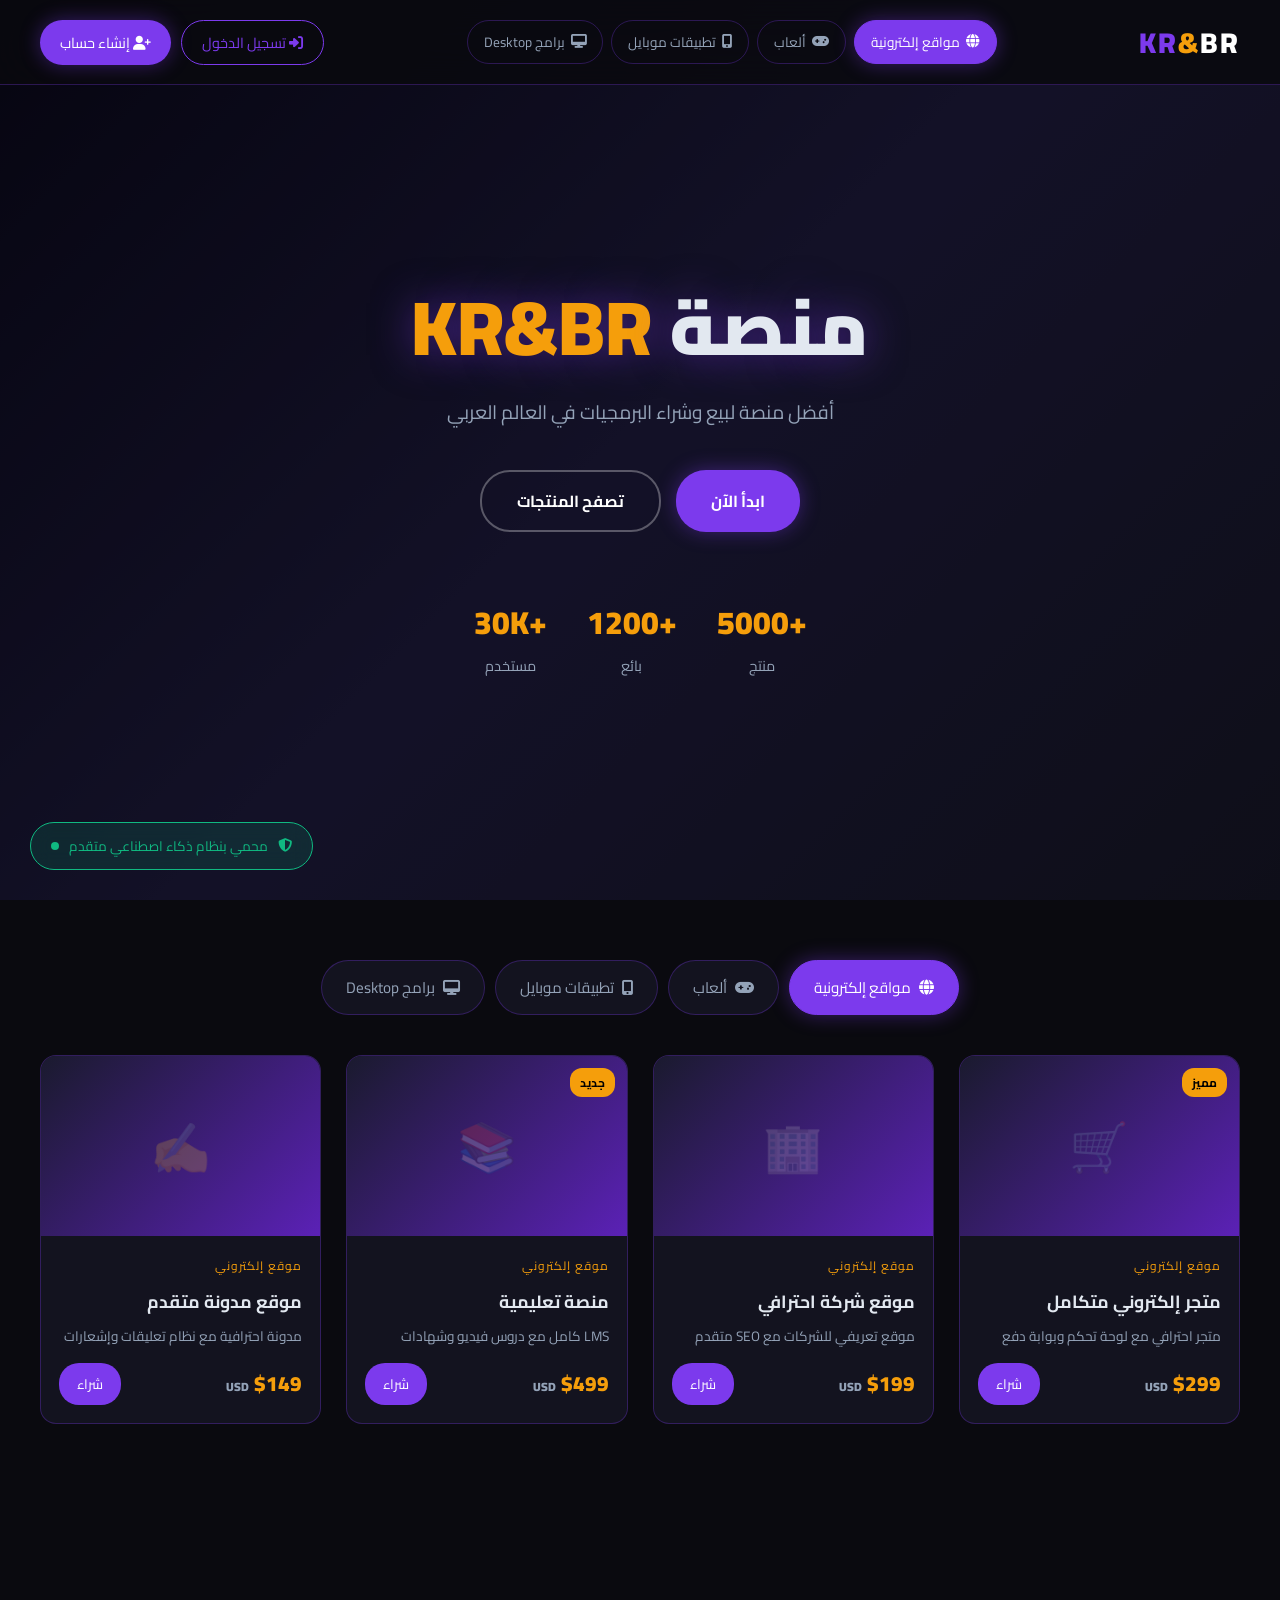
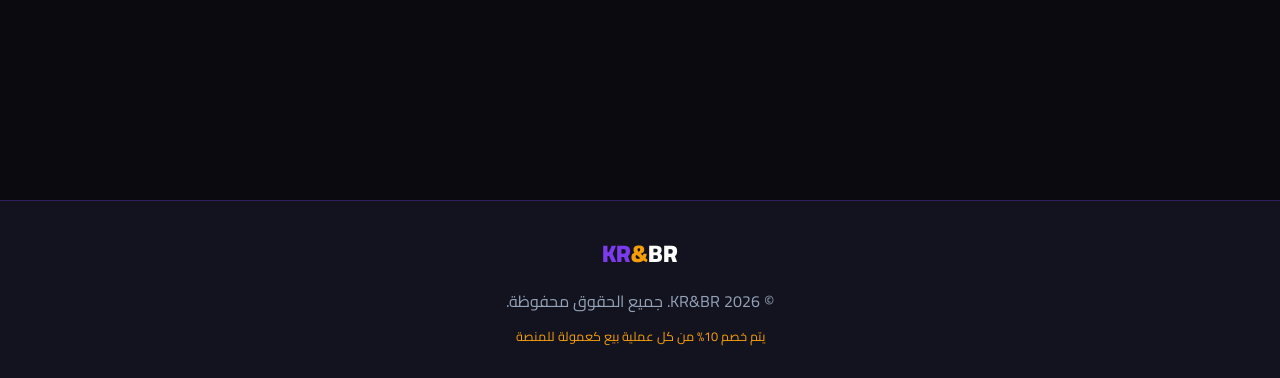
<file: index.html>
<!DOCTYPE html>
<html lang="ar" dir="rtl">
<head>
  <meta charset="UTF-8" />
  <meta name="viewport" content="width=device-width, initial-scale=1.0"/>
  <title>KR&BR - منصة بيع البرمجيات</title>
  <link rel="stylesheet" href="style.css"/>
  <link href="https://fonts.googleapis.com/css2?family=Cairo:wght@400;600;700;900&display=swap" rel="stylesheet"/>
  <link rel="stylesheet" href="https://cdnjs.cloudflare.com/ajax/libs/font-awesome/6.5.0/css/all.min.css"/>
</head>
<body>
  <!-- Hero Slideshow -->
  <div id="hero-slideshow" class="hero-slideshow">
    <div class="slide active" style="background:linear-gradient(135deg,#0f0c29,#302b63,#24243e)"></div>
    <div class="slide" style="background:linear-gradient(135deg,#1a1a2e,#16213e,#0f3460)"></div>
    <div class="slide" style="background:linear-gradient(135deg,#0d0d0d,#1a0533,#2d1b69)"></div>
    <div class="slideshow-overlay"></div>
  </div>

  <!-- Navbar -->
  <nav class="navbar" id="navbar">
    <div class="nav-brand">
      <span class="brand-kr">KR</span><span class="brand-amp">&</span><span class="brand-br">BR</span>
    </div>
    <div class="nav-tabs" id="nav-tabs">
      <button class="tab-btn active" data-tab="websites"><i class="fas fa-globe"></i> مواقع إلكترونية</button>
      <button class="tab-btn" data-tab="games"><i class="fas fa-gamepad"></i> ألعاب</button>
      <button class="tab-btn" data-tab="mobile"><i class="fas fa-mobile-alt"></i> تطبيقات موبايل</button>
      <button class="tab-btn" data-tab="desktop"><i class="fas fa-desktop"></i> برامج Desktop</button>
    </div>
    <div class="nav-actions">
      <button class="btn-login" onclick="openModal('login')"><i class="fas fa-sign-in-alt"></i> تسجيل الدخول</button>
      <button class="btn-register" onclick="openModal('register')"><i class="fas fa-user-plus"></i> إنشاء حساب</button>
    </div>
  </nav>

  <!-- Hero Content -->
  <header class="hero-content">
    <h1 class="hero-title">منصة <span class="brand-highlight">KR&BR</span></h1>
    <p class="hero-sub">أفضل منصة لبيع وشراء البرمجيات في العالم العربي</p>
    <div class="hero-btns">
      <button class="btn-primary" onclick="openModal('register')">ابدأ الآن</button>
      <button class="btn-outline" onclick="scrollToProducts()">تصفح المنتجات</button>
    </div>
    <div class="hero-stats">
      <div class="stat"><span class="stat-num">+5000</span><span>منتج</span></div>
      <div class="stat"><span class="stat-num">+1200</span><span>بائع</span></div>
      <div class="stat"><span class="stat-num">+30K</span><span>مستخدم</span></div>
    </div>
  </header>

  <!-- Products Section -->
  <section class="products-section" id="products">
    <div class="section-tabs">
      <button class="stab active" data-tab="websites"><i class="fas fa-globe"></i> مواقع إلكترونية</button>
      <button class="stab" data-tab="games"><i class="fas fa-gamepad"></i> ألعاب</button>
      <button class="stab" data-tab="mobile"><i class="fas fa-mobile-alt"></i> تطبيقات موبايل</button>
      <button class="stab" data-tab="desktop"><i class="fas fa-desktop"></i> برامج Desktop</button>
    </div>

    <div class="tab-content active" id="tab-websites">
      <div class="products-grid" id="grid-websites"></div>
    </div>
    <div class="tab-content" id="tab-games">
      <div class="products-grid" id="grid-games"></div>
    </div>
    <div class="tab-content" id="tab-mobile">
      <div class="products-grid" id="grid-mobile"></div>
    </div>
    <div class="tab-content" id="tab-desktop">
      <div class="products-grid" id="grid-desktop"></div>
    </div>
  </section>

  <!-- AI Security Badge -->
  <div class="ai-badge">
    <i class="fas fa-shield-alt"></i>
    <span>محمي بنظام ذكاء اصطناعي متقدم</span>
    <div class="ai-pulse"></div>
  </div>

  <!-- Footer -->
  <footer class="footer">
    <div class="footer-brand"><span class="brand-kr">KR</span><span class="brand-amp">&</span><span class="brand-br">BR</span></div>
    <p>© 2026 KR&BR. جميع الحقوق محفوظة.</p>
    <p class="footer-note">يتم خصم 10% من كل عملية بيع كعمولة للمنصة</p>
  </footer>

  <!-- LOGIN MODAL -->
  <div class="modal-overlay" id="modal-login">
    <div class="modal">
      <button class="modal-close" onclick="closeModal('login')"><i class="fas fa-times"></i></button>
      <div class="modal-logo"><span class="brand-kr">KR</span><span class="brand-amp">&</span><span class="brand-br">BR</span></div>
      <h2>تسجيل الدخول</h2>
      <form id="login-form" onsubmit="handleLogin(event)">
        <div class="form-group">
          <label><i class="fas fa-envelope"></i> البريد الإلكتروني</label>
          <input type="email" id="login-email" placeholder="example@email.com" required/>
        </div>
        <div class="form-group">
          <label><i class="fas fa-lock"></i> كلمة المرور</label>
          <input type="password" id="login-pass" placeholder="••••••••" required/>
        </div>
        <div id="login-error" class="form-error"></div>
        <button type="submit" class="btn-submit">دخول <i class="fas fa-arrow-left"></i></button>
      </form>
      <p class="modal-switch">ليس لديك حساب؟ <a href="#" onclick="switchModal('login','register')">إنشاء حساب</a></p>
    </div>
  </div>

  <!-- REGISTER MODAL -->
  <div class="modal-overlay" id="modal-register">
    <div class="modal">
      <button class="modal-close" onclick="closeModal('register')"><i class="fas fa-times"></i></button>
      <div class="modal-logo"><span class="brand-kr">KR</span><span class="brand-amp">&</span><span class="brand-br">BR</span></div>
      <h2>إنشاء حساب جديد</h2>
      <form id="register-form" onsubmit="handleRegister(event)">
        <div class="form-group">
          <label><i class="fas fa-user"></i> الاسم الكامل</label>
          <input type="text" id="reg-name" placeholder="الاسم الكامل" required/>
        </div>
        <div class="form-group">
          <label><i class="fas fa-envelope"></i> البريد الإلكتروني</label>
          <input type="email" id="reg-email" placeholder="example@email.com" required/>
        </div>
        <div class="form-group">
          <label><i class="fas fa-lock"></i> كلمة المرور</label>
          <input type="password" id="reg-pass" placeholder="••••••••" required minlength="8"/>
        </div>
        <div class="form-group">
          <label><i class="fas fa-user-tag"></i> نوع الحساب</label>
          <div class="account-type-selector">
            <label class="type-card" id="type-buyer">
              <input type="radio" name="account-type" value="buyer" checked/>
              <i class="fas fa-shopping-cart"></i>
              <span>مشتري برامج</span>
              <small>تصفح وشراء البرمجيات</small>
            </label>
            <label class="type-card" id="type-seller">
              <input type="radio" name="account-type" value="seller"/>
              <i class="fas fa-store"></i>
              <span>بائع برمجيات</span>
              <small>بيع منتجاتك البرمجية</small>
            </label>
          </div>
        </div>
        <div id="reg-error" class="form-error"></div>
        <button type="submit" class="btn-submit">إنشاء الحساب <i class="fas fa-arrow-left"></i></button>
      </form>
      <p class="modal-switch">لديك حساب؟ <a href="#" onclick="switchModal('register','login')">تسجيل الدخول</a></p>
    </div>
  </div>

  <!-- PRODUCT DETAIL MODAL -->
  <div class="modal-overlay" id="modal-product">
    <div class="modal modal-wide">
      <button class="modal-close" onclick="closeModal('product')"><i class="fas fa-times"></i></button>
      <div id="product-detail-content"></div>
    </div>
  </div>

  <!-- AI MONITOR OVERLAY -->
  <div class="ai-monitor" id="ai-monitor">
    <i class="fas fa-robot"></i>
    <span id="ai-msg">النظام آمن ✓</span>
  </div>

  <script src="app.js"></script>
</body>
</html>
</file>
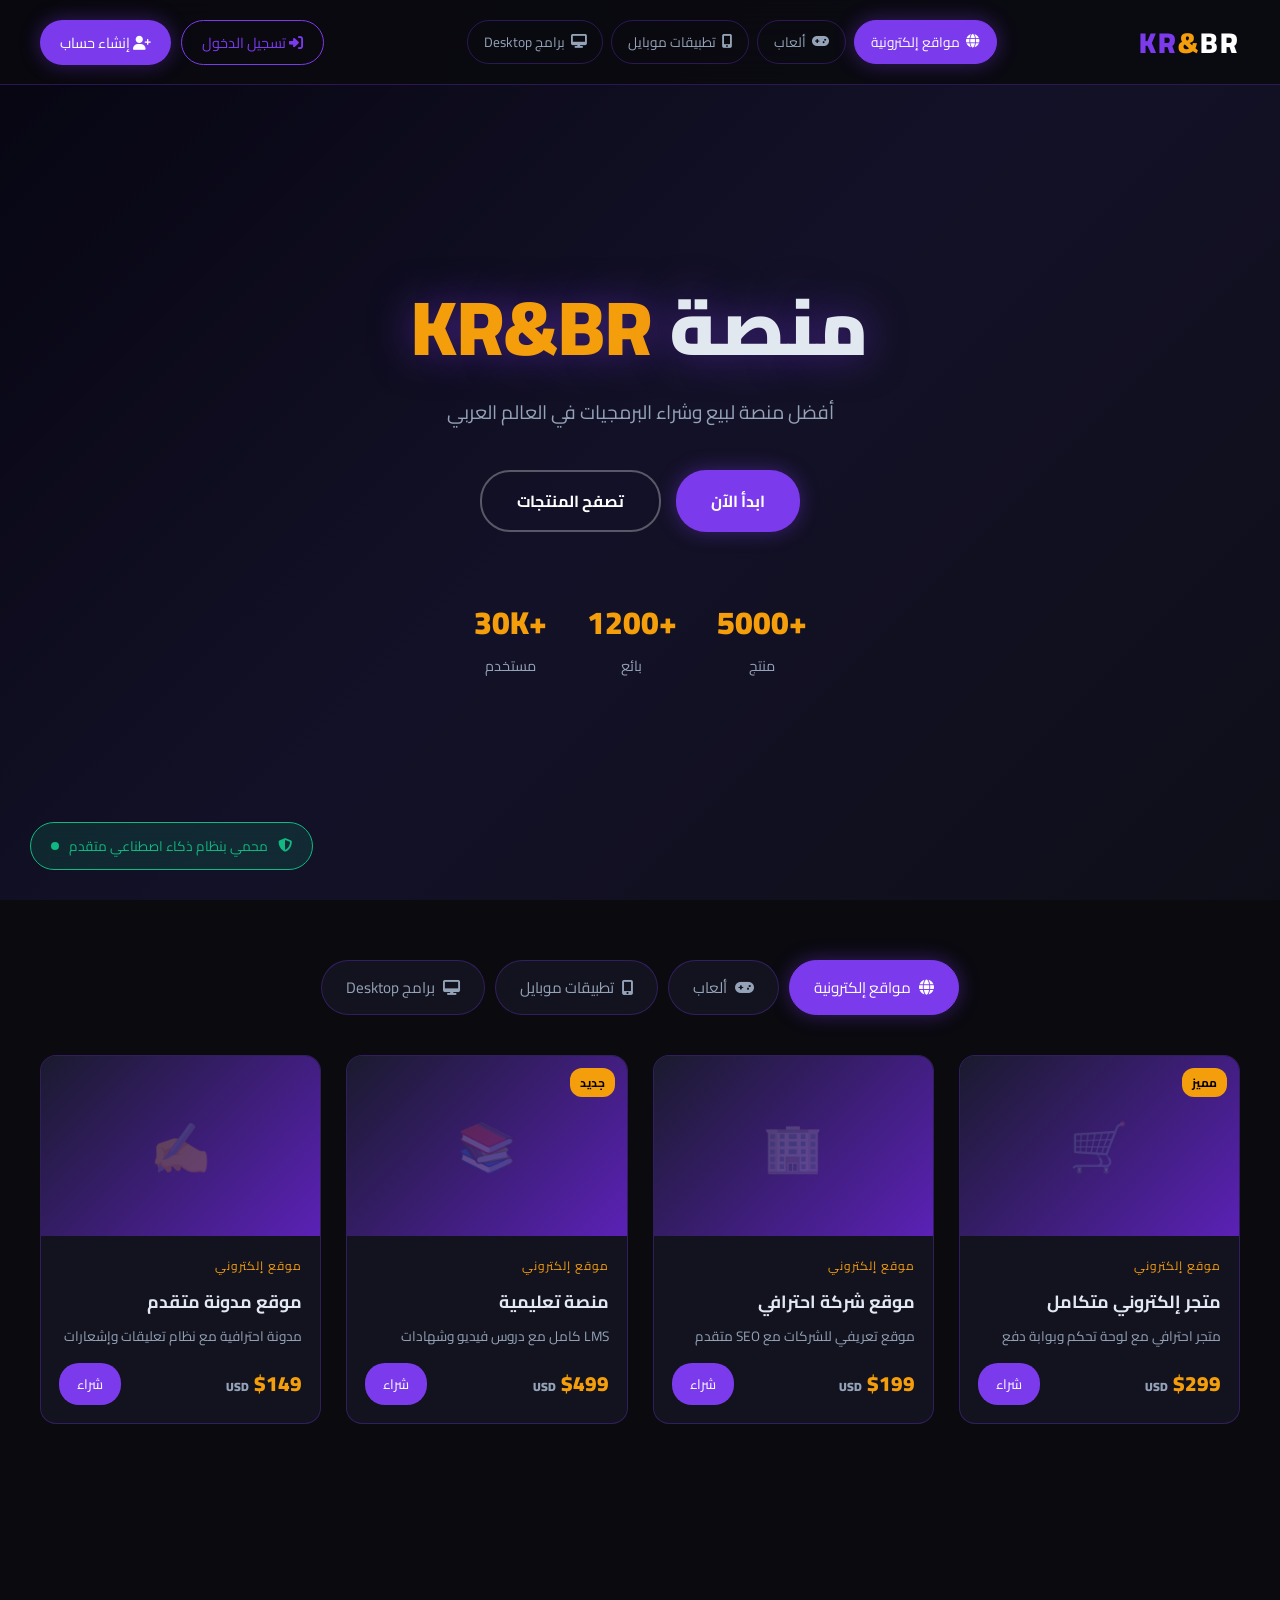
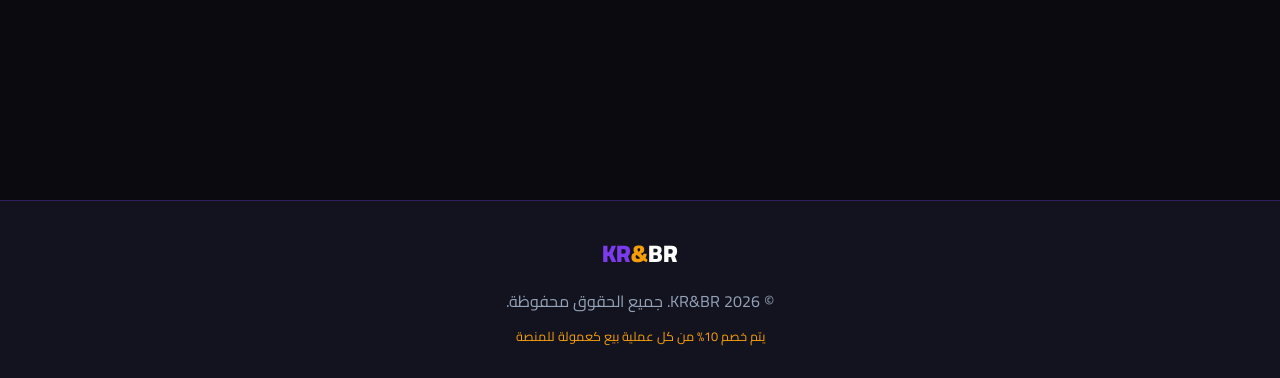
<file: kr-br/index.html>
<!DOCTYPE html>
<html lang="ar" dir="rtl">
<head>
  <meta charset="UTF-8" />
  <meta name="viewport" content="width=device-width, initial-scale=1.0"/>
  <title>KR&BR - منصة بيع البرمجيات</title>
  <link rel="stylesheet" href="style.css"/>
  <link href="https://fonts.googleapis.com/css2?family=Cairo:wght@400;600;700;900&display=swap" rel="stylesheet"/>
  <link rel="stylesheet" href="https://cdnjs.cloudflare.com/ajax/libs/font-awesome/6.5.0/css/all.min.css"/>
</head>
<body>
  <!-- Hero Slideshow -->
  <div id="hero-slideshow" class="hero-slideshow">
    <div class="slide active" style="background:linear-gradient(135deg,#0f0c29,#302b63,#24243e)"></div>
    <div class="slide" style="background:linear-gradient(135deg,#1a1a2e,#16213e,#0f3460)"></div>
    <div class="slide" style="background:linear-gradient(135deg,#0d0d0d,#1a0533,#2d1b69)"></div>
    <div class="slideshow-overlay"></div>
  </div>

  <!-- Navbar -->
  <nav class="navbar" id="navbar">
    <div class="nav-brand">
      <span class="brand-kr">KR</span><span class="brand-amp">&</span><span class="brand-br">BR</span>
    </div>
    <div class="nav-tabs" id="nav-tabs">
      <button class="tab-btn active" data-tab="websites"><i class="fas fa-globe"></i> مواقع إلكترونية</button>
      <button class="tab-btn" data-tab="games"><i class="fas fa-gamepad"></i> ألعاب</button>
      <button class="tab-btn" data-tab="mobile"><i class="fas fa-mobile-alt"></i> تطبيقات موبايل</button>
      <button class="tab-btn" data-tab="desktop"><i class="fas fa-desktop"></i> برامج Desktop</button>
    </div>
    <div class="nav-actions">
      <button class="btn-login" onclick="openModal('login')"><i class="fas fa-sign-in-alt"></i> تسجيل الدخول</button>
      <button class="btn-register" onclick="openModal('register')"><i class="fas fa-user-plus"></i> إنشاء حساب</button>
    </div>
  </nav>

  <!-- Hero Content -->
  <header class="hero-content">
    <h1 class="hero-title">منصة <span class="brand-highlight">KR&BR</span></h1>
    <p class="hero-sub">أفضل منصة لبيع وشراء البرمجيات في العالم العربي</p>
    <div class="hero-btns">
      <button class="btn-primary" onclick="openModal('register')">ابدأ الآن</button>
      <button class="btn-outline" onclick="scrollToProducts()">تصفح المنتجات</button>
    </div>
    <div class="hero-stats">
      <div class="stat"><span class="stat-num">+5000</span><span>منتج</span></div>
      <div class="stat"><span class="stat-num">+1200</span><span>بائع</span></div>
      <div class="stat"><span class="stat-num">+30K</span><span>مستخدم</span></div>
    </div>
  </header>

  <!-- Products Section -->
  <section class="products-section" id="products">
    <div class="section-tabs">
      <button class="stab active" data-tab="websites"><i class="fas fa-globe"></i> مواقع إلكترونية</button>
      <button class="stab" data-tab="games"><i class="fas fa-gamepad"></i> ألعاب</button>
      <button class="stab" data-tab="mobile"><i class="fas fa-mobile-alt"></i> تطبيقات موبايل</button>
      <button class="stab" data-tab="desktop"><i class="fas fa-desktop"></i> برامج Desktop</button>
    </div>

    <div class="tab-content active" id="tab-websites">
      <div class="products-grid" id="grid-websites"></div>
    </div>
    <div class="tab-content" id="tab-games">
      <div class="products-grid" id="grid-games"></div>
    </div>
    <div class="tab-content" id="tab-mobile">
      <div class="products-grid" id="grid-mobile"></div>
    </div>
    <div class="tab-content" id="tab-desktop">
      <div class="products-grid" id="grid-desktop"></div>
    </div>
  </section>

  <!-- AI Security Badge -->
  <div class="ai-badge">
    <i class="fas fa-shield-alt"></i>
    <span>محمي بنظام ذكاء اصطناعي متقدم</span>
    <div class="ai-pulse"></div>
  </div>

  <!-- Footer -->
  <footer class="footer">
    <div class="footer-brand"><span class="brand-kr">KR</span><span class="brand-amp">&</span><span class="brand-br">BR</span></div>
    <p>© 2026 KR&BR. جميع الحقوق محفوظة.</p>
    <p class="footer-note">يتم خصم 10% من كل عملية بيع كعمولة للمنصة</p>
  </footer>

  <!-- LOGIN MODAL -->
  <div class="modal-overlay" id="modal-login">
    <div class="modal">
      <button class="modal-close" onclick="closeModal('login')"><i class="fas fa-times"></i></button>
      <div class="modal-logo"><span class="brand-kr">KR</span><span class="brand-amp">&</span><span class="brand-br">BR</span></div>
      <h2>تسجيل الدخول</h2>
      <form id="login-form" onsubmit="handleLogin(event)">
        <div class="form-group">
          <label><i class="fas fa-envelope"></i> البريد الإلكتروني</label>
          <input type="email" id="login-email" placeholder="example@email.com" required/>
        </div>
        <div class="form-group">
          <label><i class="fas fa-lock"></i> كلمة المرور</label>
          <input type="password" id="login-pass" placeholder="••••••••" required/>
        </div>
        <div id="login-error" class="form-error"></div>
        <button type="submit" class="btn-submit">دخول <i class="fas fa-arrow-left"></i></button>
      </form>
      <p class="modal-switch">ليس لديك حساب؟ <a href="#" onclick="switchModal('login','register')">إنشاء حساب</a></p>
    </div>
  </div>

  <!-- REGISTER MODAL -->
  <div class="modal-overlay" id="modal-register">
    <div class="modal">
      <button class="modal-close" onclick="closeModal('register')"><i class="fas fa-times"></i></button>
      <div class="modal-logo"><span class="brand-kr">KR</span><span class="brand-amp">&</span><span class="brand-br">BR</span></div>
      <h2>إنشاء حساب جديد</h2>
      <form id="register-form" onsubmit="handleRegister(event)">
        <div class="form-group">
          <label><i class="fas fa-user"></i> الاسم الكامل</label>
          <input type="text" id="reg-name" placeholder="الاسم الكامل" required/>
        </div>
        <div class="form-group">
          <label><i class="fas fa-envelope"></i> البريد الإلكتروني</label>
          <input type="email" id="reg-email" placeholder="example@email.com" required/>
        </div>
        <div class="form-group">
          <label><i class="fas fa-lock"></i> كلمة المرور</label>
          <input type="password" id="reg-pass" placeholder="••••••••" required minlength="8"/>
        </div>
        <div class="form-group">
          <label><i class="fas fa-user-tag"></i> نوع الحساب</label>
          <div class="account-type-selector">
            <label class="type-card" id="type-buyer">
              <input type="radio" name="account-type" value="buyer" checked/>
              <i class="fas fa-shopping-cart"></i>
              <span>مشتري برامج</span>
              <small>تصفح وشراء البرمجيات</small>
            </label>
            <label class="type-card" id="type-seller">
              <input type="radio" name="account-type" value="seller"/>
              <i class="fas fa-store"></i>
              <span>بائع برمجيات</span>
              <small>بيع منتجاتك البرمجية</small>
            </label>
          </div>
        </div>
        <div id="reg-error" class="form-error"></div>
        <button type="submit" class="btn-submit">إنشاء الحساب <i class="fas fa-arrow-left"></i></button>
      </form>
      <p class="modal-switch">لديك حساب؟ <a href="#" onclick="switchModal('register','login')">تسجيل الدخول</a></p>
    </div>
  </div>

  <!-- PRODUCT DETAIL MODAL -->
  <div class="modal-overlay" id="modal-product">
    <div class="modal modal-wide">
      <button class="modal-close" onclick="closeModal('product')"><i class="fas fa-times"></i></button>
      <div id="product-detail-content"></div>
    </div>
  </div>

  <!-- AI MONITOR OVERLAY -->
  <div class="ai-monitor" id="ai-monitor">
    <i class="fas fa-robot"></i>
    <span id="ai-msg">النظام آمن ✓</span>
  </div>

  <script src="app.js"></script>
</body>
</html>
</file>
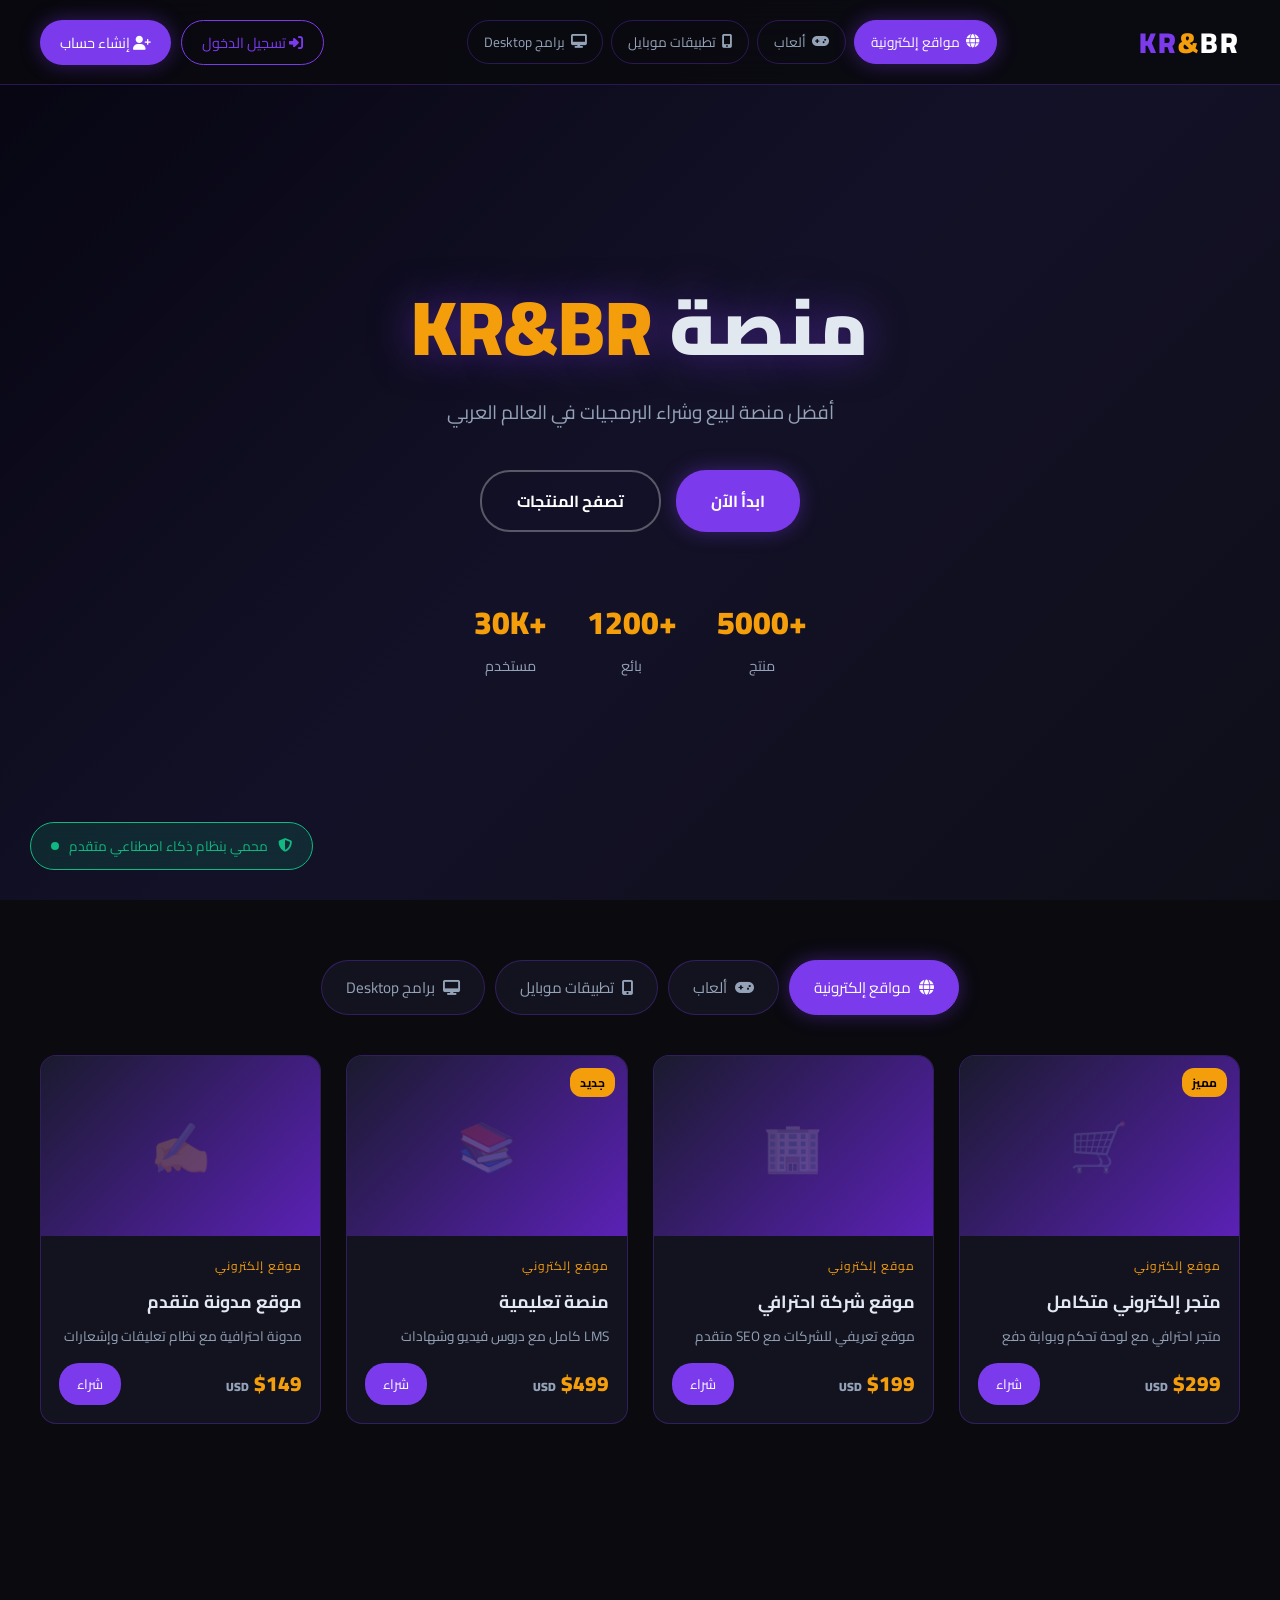
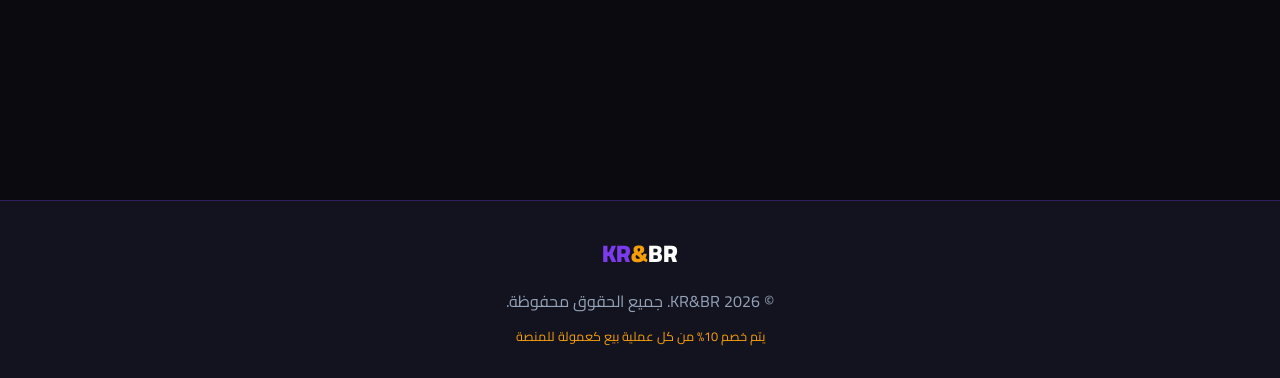
<file: admin.html>
<!DOCTYPE html>
<html lang="ar" dir="rtl">
<head>
  <meta charset="UTF-8"/>
  <meta name="viewport" content="width=device-width, initial-scale=1.0"/>
  <title>لوحة الأدمن - KR&BR</title>
  <link rel="stylesheet" href="style.css"/>
  <link rel="stylesheet" href="admin.css"/>
  <link href="https://fonts.googleapis.com/css2?family=Cairo:wght@400;600;700;900&display=swap" rel="stylesheet"/>
  <link rel="stylesheet" href="https://cdnjs.cloudflare.com/ajax/libs/font-awesome/6.5.0/css/all.min.css"/>
</head>
<body class="admin-body">

  <nav class="admin-nav">
    <div class="nav-brand"><span class="brand-kr">KR</span><span class="brand-amp">&</span><span class="brand-br">BR</span> <span class="admin-badge">ADMIN</span></div>
    <div class="admin-nav-center">لوحة تحكم المدير</div>
    <div class="admin-nav-right">
      <div class="ai-status"><div class="ai-pulse"></div> AI مراقب</div>
      <a href="index.html" class="btn-view-site"><i class="fas fa-eye"></i> عرض الموقع</a>
    </div>
  </nav>

  <div class="admin-layout">
    <!-- Sidebar -->
    <aside class="admin-sidebar">
      <nav class="admin-snav">
        <button class="asnav active" data-panel="dashboard"><i class="fas fa-tachometer-alt"></i> لوحة التحكم</button>
        <button class="asnav" data-panel="colors"><i class="fas fa-palette"></i> ألوان الموقع</button>
        <button class="asnav" data-panel="slideshow"><i class="fas fa-images"></i> صور الـ Slideshow</button>
        <button class="asnav" data-panel="users"><i class="fas fa-users"></i> المستخدمون</button>
        <button class="asnav" data-panel="products"><i class="fas fa-box"></i> المنتجات</button>
        <button class="asnav" data-panel="transactions"><i class="fas fa-exchange-alt"></i> المعاملات</button>
        <button class="asnav" data-panel="visa"><i class="fas fa-credit-card"></i> فيزا المدير</button>
        <button class="asnav" data-panel="ai"><i class="fas fa-robot"></i> نظام الذكاء الاصطناعي</button>
      </nav>
    </aside>

    <!-- Main -->
    <main class="admin-main">

      <!-- Dashboard -->
      <div class="apanel active" id="apanel-dashboard">
        <h2 class="apanel-title"><i class="fas fa-tachometer-alt"></i> نظرة عامة</h2>
        <div class="admin-stats" id="admin-stats"></div>
        <div class="admin-chart-area">
          <h3>آخر المعاملات</h3>
          <div id="admin-recent-tx"></div>
        </div>
      </div>

      <!-- Colors -->
      <div class="apanel" id="apanel-colors">
        <h2 class="apanel-title"><i class="fas fa-palette"></i> تخصيص ألوان الموقع</h2>
        <div class="color-grid">
          <div class="color-item">
            <label>اللون الرئيسي</label>
            <div class="color-picker-wrap">
              <input type="color" id="color-primary" value="#7c3aed" oninput="previewColor('primary', this.value)"/>
              <span id="color-primary-val">#7c3aed</span>
            </div>
            <div class="color-preview" id="prev-primary" style="background:#7c3aed"></div>
          </div>
          <div class="color-item">
            <label>لون التمييز</label>
            <div class="color-picker-wrap">
              <input type="color" id="color-accent" value="#f59e0b" oninput="previewColor('accent', this.value)"/>
              <span id="color-accent-val">#f59e0b</span>
            </div>
            <div class="color-preview" id="prev-accent" style="background:#f59e0b"></div>
          </div>
        </div>
        <div class="color-presets">
          <h4>ثيمات جاهزة</h4>
          <div class="presets-row">
            <button class="preset-btn" onclick="applyPreset('#7c3aed','#f59e0b')" style="background:linear-gradient(135deg,#7c3aed,#f59e0b)">بنفسجي ذهبي</button>
            <button class="preset-btn" onclick="applyPreset('#0ea5e9','#f43f5e')" style="background:linear-gradient(135deg,#0ea5e9,#f43f5e)">أزرق أحمر</button>
            <button class="preset-btn" onclick="applyPreset('#10b981','#f59e0b')" style="background:linear-gradient(135deg,#10b981,#f59e0b)">أخضر ذهبي</button>
            <button class="preset-btn" onclick="applyPreset('#ef4444','#f97316')" style="background:linear-gradient(135deg,#ef4444,#f97316)">أحمر برتقالي</button>
            <button class="preset-btn" onclick="applyPreset('#6366f1','#ec4899')" style="background:linear-gradient(135deg,#6366f1,#ec4899)">نيلي وردي</button>
          </div>
        </div>
        <button class="btn-save-colors" onclick="saveColors()"><i class="fas fa-save"></i> حفظ الألوان</button>
      </div>

      <!-- Slideshow Images -->
      <div class="apanel" id="apanel-slideshow">
        <h2 class="apanel-title"><i class="fas fa-images"></i> صور الـ Slideshow المتحرك</h2>
        <p class="apanel-desc">هذه الصور ستظهر في خلفية جميع صفحات الموقع كـ slideshow متحرك</p>
        <div class="slideshow-manager">
          <div class="slide-slots" id="slide-slots"></div>
          <div class="add-slide-area">
            <label class="add-slide-btn" for="slide-upload">
              <i class="fas fa-plus"></i>
              <span>إضافة صورة جديدة</span>
              <input type="file" id="slide-upload" accept="image/*" multiple onchange="uploadSlideImages(this)" style="display:none"/>
            </label>
          </div>
        </div>
        <button class="btn-save-colors" onclick="saveSlideshow()"><i class="fas fa-save"></i> حفظ الصور</button>
      </div>

      <!-- Users -->
      <div class="apanel" id="apanel-users">
        <h2 class="apanel-title"><i class="fas fa-users"></i> إدارة المستخدمين</h2>
        <div id="users-table"></div>
      </div>

      <!-- Products -->
      <div class="apanel" id="apanel-products">
        <h2 class="apanel-title"><i class="fas fa-box"></i> إدارة المنتجات</h2>
        <div id="products-table"></div>
      </div>

      <!-- Transactions -->
      <div class="apanel" id="apanel-transactions">
        <h2 class="apanel-title"><i class="fas fa-exchange-alt"></i> جميع المعاملات</h2>
        <div class="tx-summary" id="tx-summary"></div>
        <div id="all-transactions"></div>
      </div>

      <!-- Admin Visa -->
      <div class="apanel" id="apanel-visa">
        <h2 class="apanel-title"><i class="fas fa-credit-card"></i> فيزا المدير (استلام العمولات)</h2>
        <p class="apanel-desc">يتم إرسال 10% من كل عملية بيع تلقائياً لهذه البطاقة</p>
        <div class="visa-card-preview" id="admin-visa-preview"></div>
        <form onsubmit="saveAdminVisa(event)">
          <div class="form-group">
            <label>رقم البطاقة</label>
            <input type="text" id="admin-visa-num" placeholder="XXXX XXXX XXXX XXXX" maxlength="19" oninput="formatAdminCard(this)"/>
          </div>
          <div class="form-row">
            <div class="form-group">
              <label>تاريخ الانتهاء</label>
              <input type="text" id="admin-visa-exp" placeholder="MM/YY" maxlength="5"/>
            </div>
            <div class="form-group">
              <label>CVV</label>
              <input type="password" id="admin-visa-cvv" placeholder="•••" maxlength="3"/>
            </div>
          </div>
          <div class="form-group">
            <label>اسم حامل البطاقة</label>
            <input type="text" id="admin-visa-name" placeholder="اسم المدير"/>
          </div>
          <div class="commission-earned">
            <i class="fas fa-coins"></i>
            إجمالي العمولات المستلمة: <strong id="total-commission">$0.00</strong>
          </div>
          <button type="submit" class="btn-save-colors"><i class="fas fa-save"></i> حفظ بطاقة المدير</button>
        </form>
      </div>

      <!-- AI System -->
      <div class="apanel" id="apanel-ai">
        <h2 class="apanel-title"><i class="fas fa-robot"></i> نظام الذكاء الاصطناعي للمراقبة</h2>
        <div class="ai-dashboard">
          <div class="ai-status-card">
            <div class="ai-status-icon"><i class="fas fa-shield-alt"></i></div>
            <div class="ai-status-text">
              <div class="ai-status-title">حالة النظام</div>
              <div class="ai-status-val" style="color:var(--success)">آمن ✓</div>
            </div>
          </div>
          <div class="ai-metrics" id="ai-metrics"></div>
          <div class="ai-log">
            <h4><i class="fas fa-list"></i> سجل الأحداث الأمنية</h4>
            <div id="ai-log-list"></div>
          </div>
          <div class="ai-rules">
            <h4><i class="fas fa-cog"></i> قواعد الحماية المفعّلة</h4>
            <div class="rules-list">
              <div class="rule-item active"><i class="fas fa-check-circle"></i> الحماية من SQL Injection</div>
              <div class="rule-item active"><i class="fas fa-check-circle"></i> الحماية من XSS</div>
              <div class="rule-item active"><i class="fas fa-check-circle"></i> تشفير كلمات المرور</div>
              <div class="rule-item active"><i class="fas fa-check-circle"></i> مراقبة المعاملات المشبوهة</div>
              <div class="rule-item active"><i class="fas fa-check-circle"></i> التحقق من صحة البيانات</div>
              <div class="rule-item active"><i class="fas fa-check-circle"></i> حماية CSRF</div>
              <div class="rule-item active"><i class="fas fa-check-circle"></i> تحديد معدل الطلبات</div>
              <div class="rule-item active"><i class="fas fa-check-circle"></i> مراقبة محاولات تسجيل الدخول</div>
            </div>
          </div>
        </div>
      </div>

    </main>
  </div>

  <script src="app.js"></script>
  <script src="admin.js"></script>
</body>
</html>
</file>
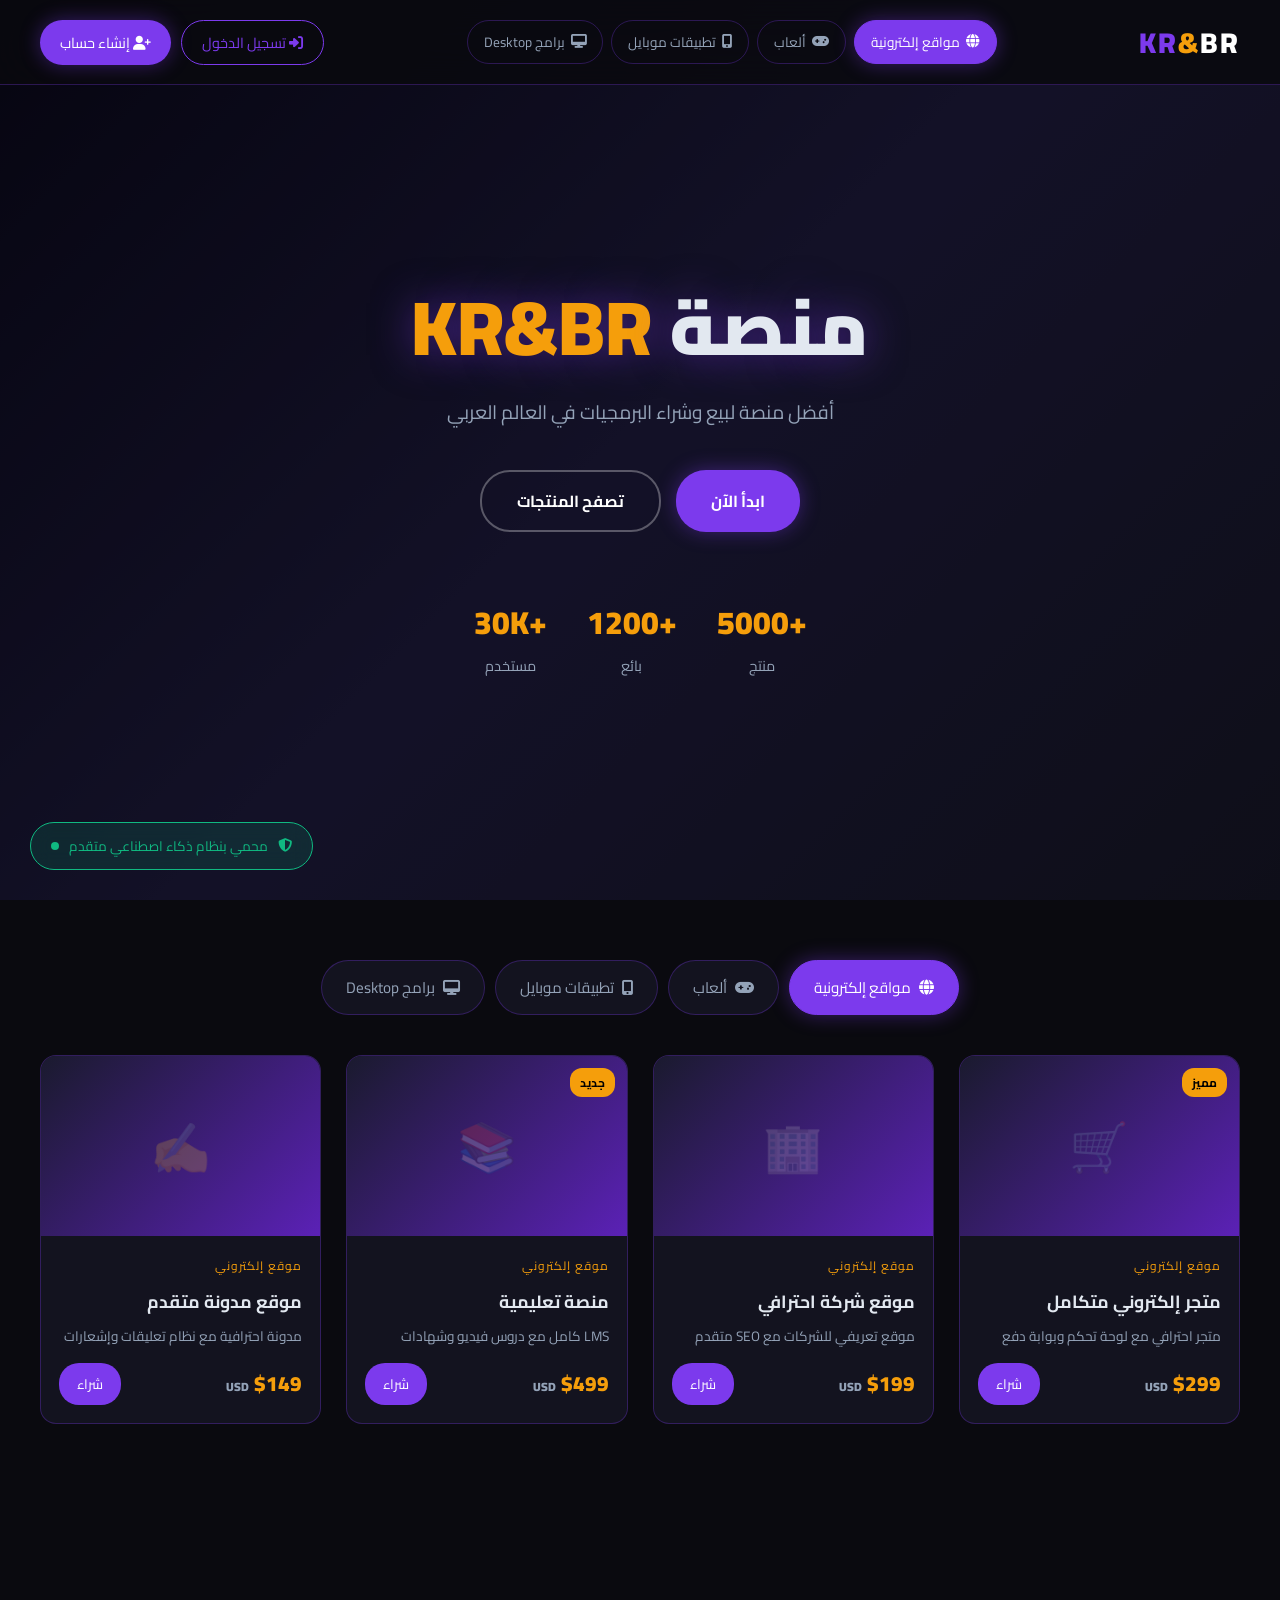
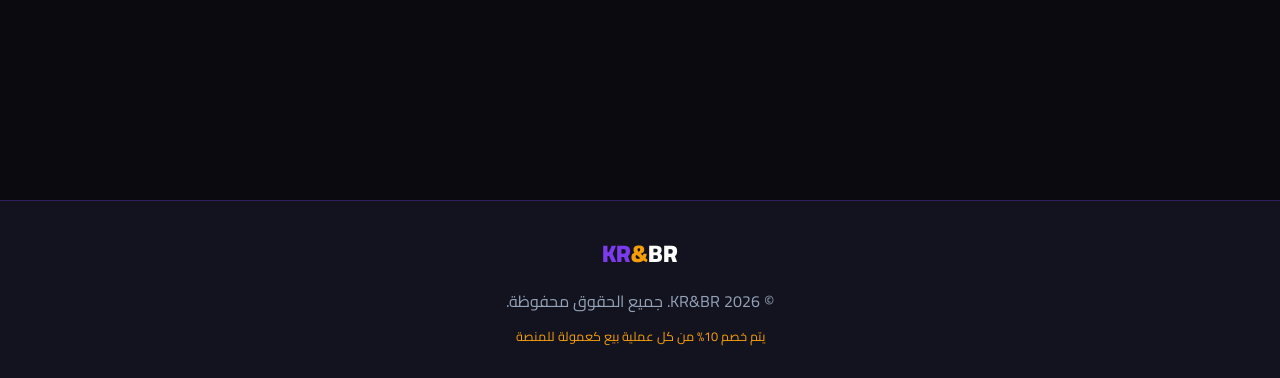
<file: dashboard.html>
<!DOCTYPE html>
<html lang="ar" dir="rtl">
<head>
  <meta charset="UTF-8"/>
  <meta name="viewport" content="width=device-width, initial-scale=1.0"/>
  <title>لوحة التحكم - KR&BR</title>
  <link rel="stylesheet" href="style.css"/>
  <link rel="stylesheet" href="dashboard.css"/>
  <link href="https://fonts.googleapis.com/css2?family=Cairo:wght@400;600;700;900&display=swap" rel="stylesheet"/>
  <link rel="stylesheet" href="https://cdnjs.cloudflare.com/ajax/libs/font-awesome/6.5.0/css/all.min.css"/>
</head>
<body class="dash-body">

  <nav class="dash-nav">
    <div class="nav-brand"><span class="brand-kr">KR</span><span class="brand-amp">&</span><span class="brand-br">BR</span></div>
    <div class="dash-nav-links">
      <a href="index.html"><i class="fas fa-home"></i> الرئيسية</a>
    </div>
    <div class="dash-user" id="dash-user-info"></div>
    <button class="btn-logout" onclick="logout()"><i class="fas fa-sign-out-alt"></i> خروج</button>
  </nav>

  <div class="dash-layout">
    <!-- Sidebar -->
    <aside class="dash-sidebar">
      <div class="sidebar-avatar" id="sidebar-avatar"></div>
      <nav class="sidebar-nav">
        <button class="snav active" data-panel="overview"><i class="fas fa-chart-pie"></i> نظرة عامة</button>
        <button class="snav" data-panel="visa"><i class="fas fa-credit-card"></i> ربط الفيزا</button>
        <button class="snav" data-panel="purchases" id="btn-purchases"><i class="fas fa-shopping-bag"></i> مشترياتي</button>
        <button class="snav" data-panel="products" id="btn-products"><i class="fas fa-box"></i> منتجاتي</button>
        <button class="snav" data-panel="earnings" id="btn-earnings"><i class="fas fa-wallet"></i> أرباحي</button>
        <button class="snav" data-panel="add-product" id="btn-add"><i class="fas fa-plus-circle"></i> إضافة منتج</button>
      </nav>
    </aside>

    <!-- Main -->
    <main class="dash-main">
      <!-- Overview -->
      <div class="panel active" id="panel-overview">
        <h2 class="panel-title">نظرة عامة</h2>
        <div class="stats-grid" id="overview-stats"></div>
        <div class="recent-section">
          <h3>آخر المعاملات</h3>
          <div id="recent-tx"></div>
        </div>
      </div>

      <!-- Visa -->
      <div class="panel" id="panel-visa">
        <h2 class="panel-title"><i class="fas fa-credit-card"></i> ربط بطاقة الفيزا</h2>
        <div class="visa-card-preview" id="visa-preview"></div>
        <form id="visa-form" onsubmit="saveVisa(event)">
          <div class="form-group">
            <label><i class="fas fa-credit-card"></i> رقم البطاقة</label>
            <input type="text" id="visa-number" placeholder="XXXX XXXX XXXX XXXX" maxlength="19" oninput="formatCard(this)"/>
          </div>
          <div class="form-row">
            <div class="form-group">
              <label><i class="fas fa-calendar"></i> تاريخ الانتهاء</label>
              <input type="text" id="visa-expiry" placeholder="MM/YY" maxlength="5" oninput="formatExpiry(this)"/>
            </div>
            <div class="form-group">
              <label><i class="fas fa-lock"></i> CVV</label>
              <input type="password" id="visa-cvv" placeholder="•••" maxlength="3"/>
            </div>
          </div>
          <div class="form-group">
            <label><i class="fas fa-user"></i> اسم حامل البطاقة</label>
            <input type="text" id="visa-name" placeholder="الاسم كما هو على البطاقة"/>
          </div>
          <button type="submit" class="btn-submit"><i class="fas fa-save"></i> حفظ البطاقة</button>
        </form>
      </div>

      <!-- Purchases -->
      <div class="panel" id="panel-purchases">
        <h2 class="panel-title"><i class="fas fa-shopping-bag"></i> مشترياتي</h2>
        <div id="purchases-list"></div>
      </div>

      <!-- My Products (seller) -->
      <div class="panel" id="panel-products">
        <h2 class="panel-title"><i class="fas fa-box"></i> منتجاتي</h2>
        <div id="my-products-list"></div>
      </div>

      <!-- Earnings (seller) -->
      <div class="panel" id="panel-earnings">
        <h2 class="panel-title"><i class="fas fa-wallet"></i> أرباحي</h2>
        <div id="earnings-content"></div>
      </div>

      <!-- Add Product (seller) -->
      <div class="panel" id="panel-add-product">
        <h2 class="panel-title"><i class="fas fa-plus-circle"></i> إضافة منتج جديد</h2>
        <form id="add-product-form" onsubmit="addProduct(event)">
          <div class="form-group">
            <label>اسم المنتج</label>
            <input type="text" id="p-name" placeholder="اسم المنتج" required/>
          </div>
          <div class="form-group">
            <label>وصف المنتج</label>
            <textarea id="p-desc" placeholder="وصف تفصيلي للمنتج" rows="3" style="width:100%;padding:12px;background:rgba(255,255,255,0.05);border:1px solid var(--border);border-radius:10px;color:var(--text);font-family:'Cairo',sans-serif;resize:vertical;outline:none" required></textarea>
          </div>
          <div class="form-row">
            <div class="form-group">
              <label>الفئة</label>
              <select id="p-cat">
                <option value="websites">موقع إلكتروني</option>
                <option value="games">لعبة</option>
                <option value="mobile">تطبيق موبايل</option>
                <option value="desktop">برنامج Desktop</option>
              </select>
            </div>
            <div class="form-group">
              <label>السعر (USD)</label>
              <input type="number" id="p-price" placeholder="0.00" min="1" required/>
            </div>
          </div>
          <div class="form-group">
            <label>أيقونة (emoji)</label>
            <input type="text" id="p-icon" placeholder="مثال: 🚀" maxlength="2"/>
          </div>
          <div class="commission-note">
            <i class="fas fa-info-circle"></i>
            سيتم خصم 10% من كل عملية بيع كعمولة للمنصة وإرسالها تلقائياً لفيزا المدير
          </div>
          <button type="submit" class="btn-submit"><i class="fas fa-plus"></i> نشر المنتج</button>
        </form>
      </div>
    </main>
  </div>

  <script src="app.js"></script>
  <script src="dashboard.js"></script>
</body>
</html>
</file>
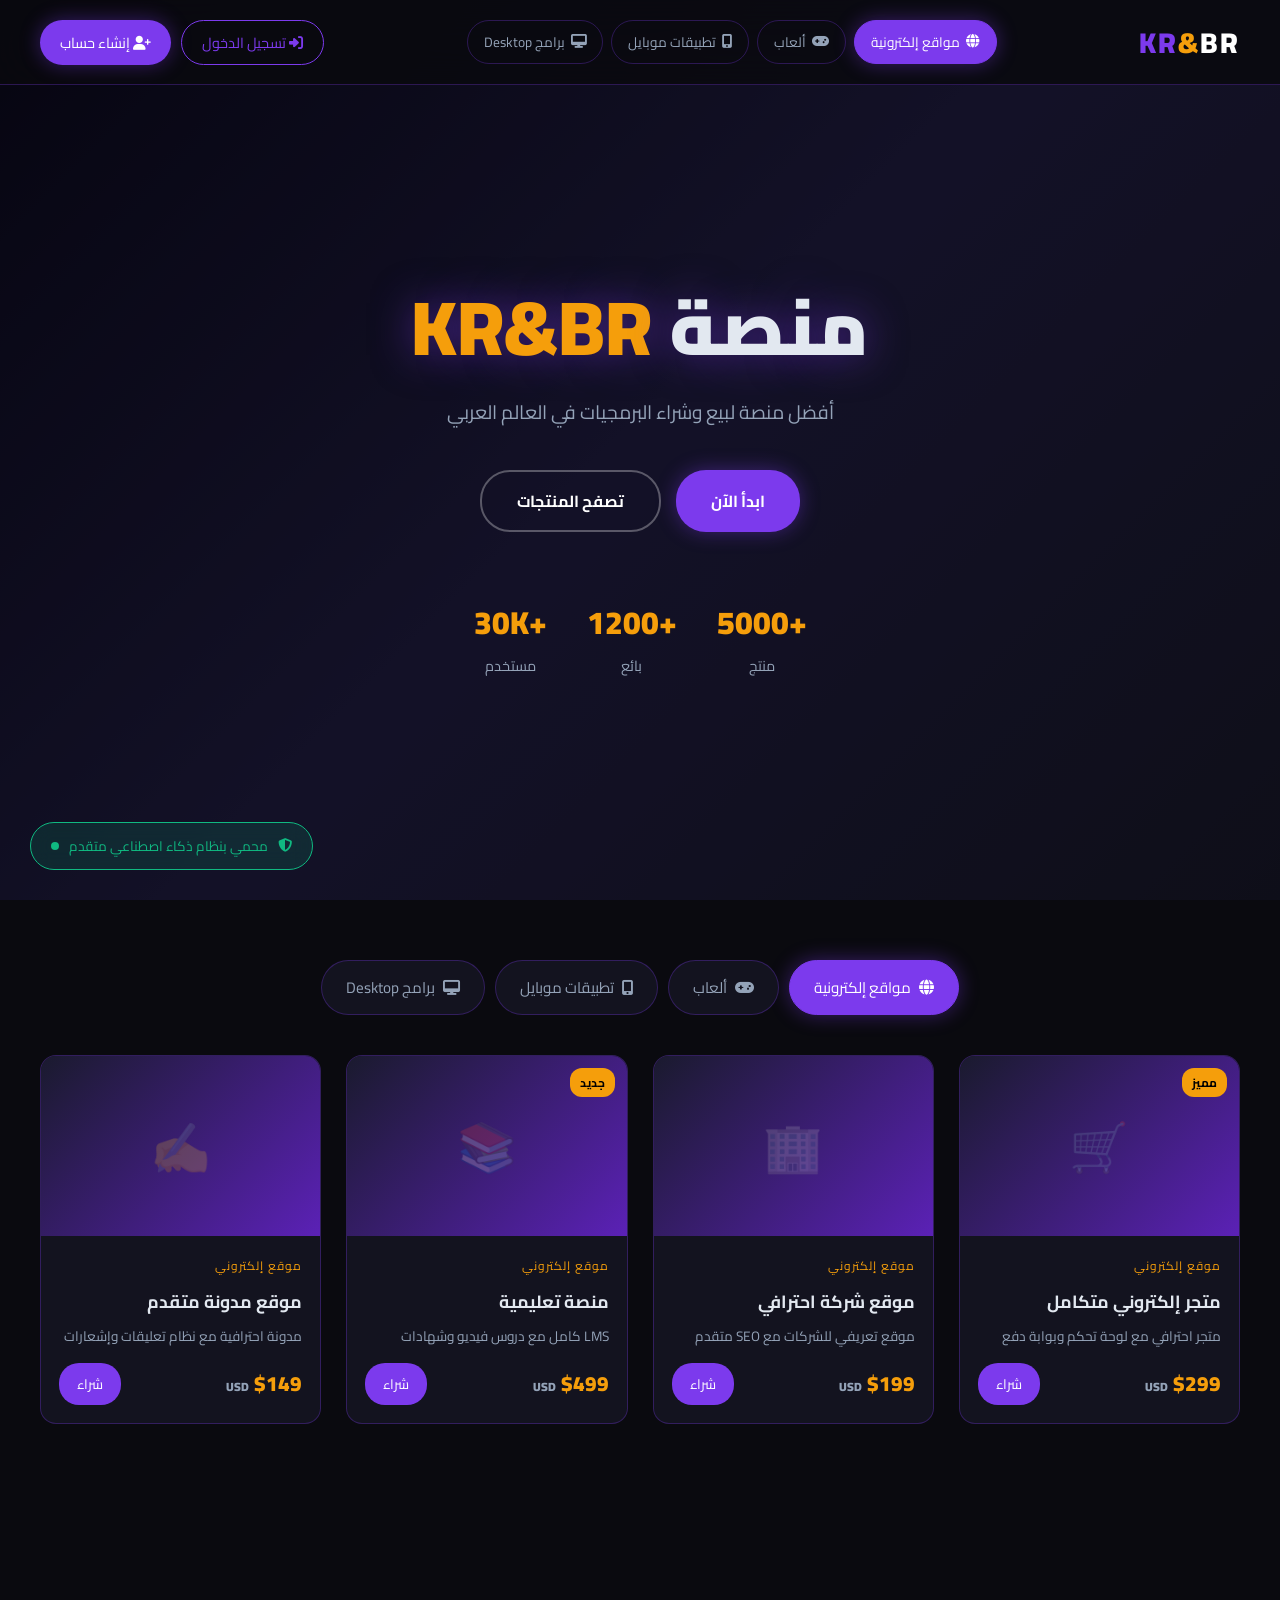
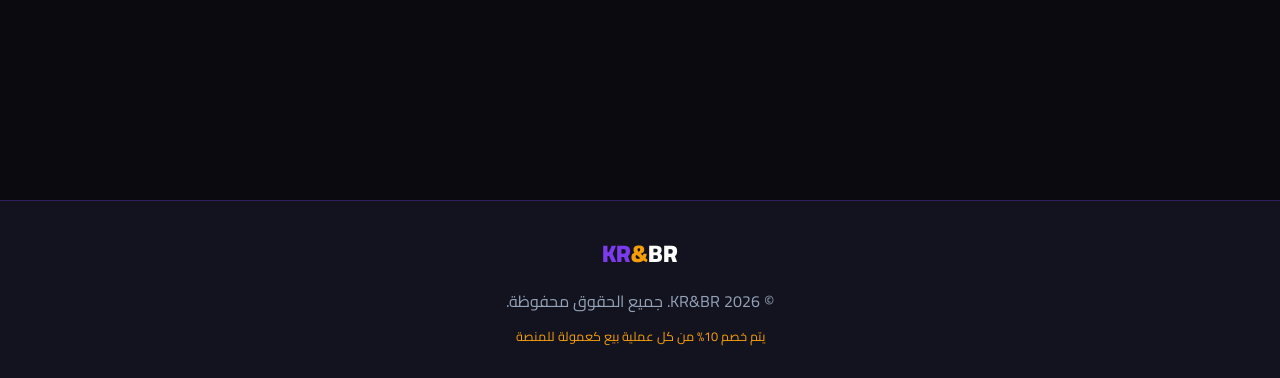
<file: kr-br/admin.html>
<!DOCTYPE html>
<html lang="ar" dir="rtl">
<head>
  <meta charset="UTF-8"/>
  <meta name="viewport" content="width=device-width, initial-scale=1.0"/>
  <title>لوحة الأدمن - KR&BR</title>
  <link rel="stylesheet" href="style.css"/>
  <link rel="stylesheet" href="admin.css"/>
  <link href="https://fonts.googleapis.com/css2?family=Cairo:wght@400;600;700;900&display=swap" rel="stylesheet"/>
  <link rel="stylesheet" href="https://cdnjs.cloudflare.com/ajax/libs/font-awesome/6.5.0/css/all.min.css"/>
</head>
<body class="admin-body">

  <nav class="admin-nav">
    <div class="nav-brand"><span class="brand-kr">KR</span><span class="brand-amp">&</span><span class="brand-br">BR</span> <span class="admin-badge">ADMIN</span></div>
    <div class="admin-nav-center">لوحة تحكم المدير</div>
    <div class="admin-nav-right">
      <div class="ai-status"><div class="ai-pulse"></div> AI مراقب</div>
      <a href="index.html" class="btn-view-site"><i class="fas fa-eye"></i> عرض الموقع</a>
    </div>
  </nav>

  <div class="admin-layout">
    <!-- Sidebar -->
    <aside class="admin-sidebar">
      <nav class="admin-snav">
        <button class="asnav active" data-panel="dashboard"><i class="fas fa-tachometer-alt"></i> لوحة التحكم</button>
        <button class="asnav" data-panel="colors"><i class="fas fa-palette"></i> ألوان الموقع</button>
        <button class="asnav" data-panel="slideshow"><i class="fas fa-images"></i> صور الـ Slideshow</button>
        <button class="asnav" data-panel="users"><i class="fas fa-users"></i> المستخدمون</button>
        <button class="asnav" data-panel="products"><i class="fas fa-box"></i> المنتجات</button>
        <button class="asnav" data-panel="transactions"><i class="fas fa-exchange-alt"></i> المعاملات</button>
        <button class="asnav" data-panel="visa"><i class="fas fa-credit-card"></i> فيزا المدير</button>
        <button class="asnav" data-panel="ai"><i class="fas fa-robot"></i> نظام الذكاء الاصطناعي</button>
      </nav>
    </aside>

    <!-- Main -->
    <main class="admin-main">

      <!-- Dashboard -->
      <div class="apanel active" id="apanel-dashboard">
        <h2 class="apanel-title"><i class="fas fa-tachometer-alt"></i> نظرة عامة</h2>
        <div class="admin-stats" id="admin-stats"></div>
        <div class="admin-chart-area">
          <h3>آخر المعاملات</h3>
          <div id="admin-recent-tx"></div>
        </div>
      </div>

      <!-- Colors -->
      <div class="apanel" id="apanel-colors">
        <h2 class="apanel-title"><i class="fas fa-palette"></i> تخصيص ألوان الموقع</h2>
        <div class="color-grid">
          <div class="color-item">
            <label>اللون الرئيسي</label>
            <div class="color-picker-wrap">
              <input type="color" id="color-primary" value="#7c3aed" oninput="previewColor('primary', this.value)"/>
              <span id="color-primary-val">#7c3aed</span>
            </div>
            <div class="color-preview" id="prev-primary" style="background:#7c3aed"></div>
          </div>
          <div class="color-item">
            <label>لون التمييز</label>
            <div class="color-picker-wrap">
              <input type="color" id="color-accent" value="#f59e0b" oninput="previewColor('accent', this.value)"/>
              <span id="color-accent-val">#f59e0b</span>
            </div>
            <div class="color-preview" id="prev-accent" style="background:#f59e0b"></div>
          </div>
        </div>
        <div class="color-presets">
          <h4>ثيمات جاهزة</h4>
          <div class="presets-row">
            <button class="preset-btn" onclick="applyPreset('#7c3aed','#f59e0b')" style="background:linear-gradient(135deg,#7c3aed,#f59e0b)">بنفسجي ذهبي</button>
            <button class="preset-btn" onclick="applyPreset('#0ea5e9','#f43f5e')" style="background:linear-gradient(135deg,#0ea5e9,#f43f5e)">أزرق أحمر</button>
            <button class="preset-btn" onclick="applyPreset('#10b981','#f59e0b')" style="background:linear-gradient(135deg,#10b981,#f59e0b)">أخضر ذهبي</button>
            <button class="preset-btn" onclick="applyPreset('#ef4444','#f97316')" style="background:linear-gradient(135deg,#ef4444,#f97316)">أحمر برتقالي</button>
            <button class="preset-btn" onclick="applyPreset('#6366f1','#ec4899')" style="background:linear-gradient(135deg,#6366f1,#ec4899)">نيلي وردي</button>
          </div>
        </div>
        <button class="btn-save-colors" onclick="saveColors()"><i class="fas fa-save"></i> حفظ الألوان</button>
      </div>

      <!-- Slideshow Images -->
      <div class="apanel" id="apanel-slideshow">
        <h2 class="apanel-title"><i class="fas fa-images"></i> صور الـ Slideshow المتحرك</h2>
        <p class="apanel-desc">هذه الصور ستظهر في خلفية جميع صفحات الموقع كـ slideshow متحرك</p>
        <div class="slideshow-manager">
          <div class="slide-slots" id="slide-slots"></div>
          <div class="add-slide-area">
            <label class="add-slide-btn" for="slide-upload">
              <i class="fas fa-plus"></i>
              <span>إضافة صورة جديدة</span>
              <input type="file" id="slide-upload" accept="image/*" multiple onchange="uploadSlideImages(this)" style="display:none"/>
            </label>
          </div>
        </div>
        <button class="btn-save-colors" onclick="saveSlideshow()"><i class="fas fa-save"></i> حفظ الصور</button>
      </div>

      <!-- Users -->
      <div class="apanel" id="apanel-users">
        <h2 class="apanel-title"><i class="fas fa-users"></i> إدارة المستخدمين</h2>
        <div id="users-table"></div>
      </div>

      <!-- Products -->
      <div class="apanel" id="apanel-products">
        <h2 class="apanel-title"><i class="fas fa-box"></i> إدارة المنتجات</h2>
        <div id="products-table"></div>
      </div>

      <!-- Transactions -->
      <div class="apanel" id="apanel-transactions">
        <h2 class="apanel-title"><i class="fas fa-exchange-alt"></i> جميع المعاملات</h2>
        <div class="tx-summary" id="tx-summary"></div>
        <div id="all-transactions"></div>
      </div>

      <!-- Admin Visa -->
      <div class="apanel" id="apanel-visa">
        <h2 class="apanel-title"><i class="fas fa-credit-card"></i> فيزا المدير (استلام العمولات)</h2>
        <p class="apanel-desc">يتم إرسال 10% من كل عملية بيع تلقائياً لهذه البطاقة</p>
        <div class="visa-card-preview" id="admin-visa-preview"></div>
        <form onsubmit="saveAdminVisa(event)">
          <div class="form-group">
            <label>رقم البطاقة</label>
            <input type="text" id="admin-visa-num" placeholder="XXXX XXXX XXXX XXXX" maxlength="19" oninput="formatAdminCard(this)"/>
          </div>
          <div class="form-row">
            <div class="form-group">
              <label>تاريخ الانتهاء</label>
              <input type="text" id="admin-visa-exp" placeholder="MM/YY" maxlength="5"/>
            </div>
            <div class="form-group">
              <label>CVV</label>
              <input type="password" id="admin-visa-cvv" placeholder="•••" maxlength="3"/>
            </div>
          </div>
          <div class="form-group">
            <label>اسم حامل البطاقة</label>
            <input type="text" id="admin-visa-name" placeholder="اسم المدير"/>
          </div>
          <div class="commission-earned">
            <i class="fas fa-coins"></i>
            إجمالي العمولات المستلمة: <strong id="total-commission">$0.00</strong>
          </div>
          <button type="submit" class="btn-save-colors"><i class="fas fa-save"></i> حفظ بطاقة المدير</button>
        </form>
      </div>

      <!-- AI System -->
      <div class="apanel" id="apanel-ai">
        <h2 class="apanel-title"><i class="fas fa-robot"></i> نظام الذكاء الاصطناعي للمراقبة</h2>
        <div class="ai-dashboard">
          <div class="ai-status-card">
            <div class="ai-status-icon"><i class="fas fa-shield-alt"></i></div>
            <div class="ai-status-text">
              <div class="ai-status-title">حالة النظام</div>
              <div class="ai-status-val" style="color:var(--success)">آمن ✓</div>
            </div>
          </div>
          <div class="ai-metrics" id="ai-metrics"></div>
          <div class="ai-log">
            <h4><i class="fas fa-list"></i> سجل الأحداث الأمنية</h4>
            <div id="ai-log-list"></div>
          </div>
          <div class="ai-rules">
            <h4><i class="fas fa-cog"></i> قواعد الحماية المفعّلة</h4>
            <div class="rules-list">
              <div class="rule-item active"><i class="fas fa-check-circle"></i> الحماية من SQL Injection</div>
              <div class="rule-item active"><i class="fas fa-check-circle"></i> الحماية من XSS</div>
              <div class="rule-item active"><i class="fas fa-check-circle"></i> تشفير كلمات المرور</div>
              <div class="rule-item active"><i class="fas fa-check-circle"></i> مراقبة المعاملات المشبوهة</div>
              <div class="rule-item active"><i class="fas fa-check-circle"></i> التحقق من صحة البيانات</div>
              <div class="rule-item active"><i class="fas fa-check-circle"></i> حماية CSRF</div>
              <div class="rule-item active"><i class="fas fa-check-circle"></i> تحديد معدل الطلبات</div>
              <div class="rule-item active"><i class="fas fa-check-circle"></i> مراقبة محاولات تسجيل الدخول</div>
            </div>
          </div>
        </div>
      </div>

    </main>
  </div>

  <script src="app.js"></script>
  <script src="admin.js"></script>
</body>
</html>
</file>
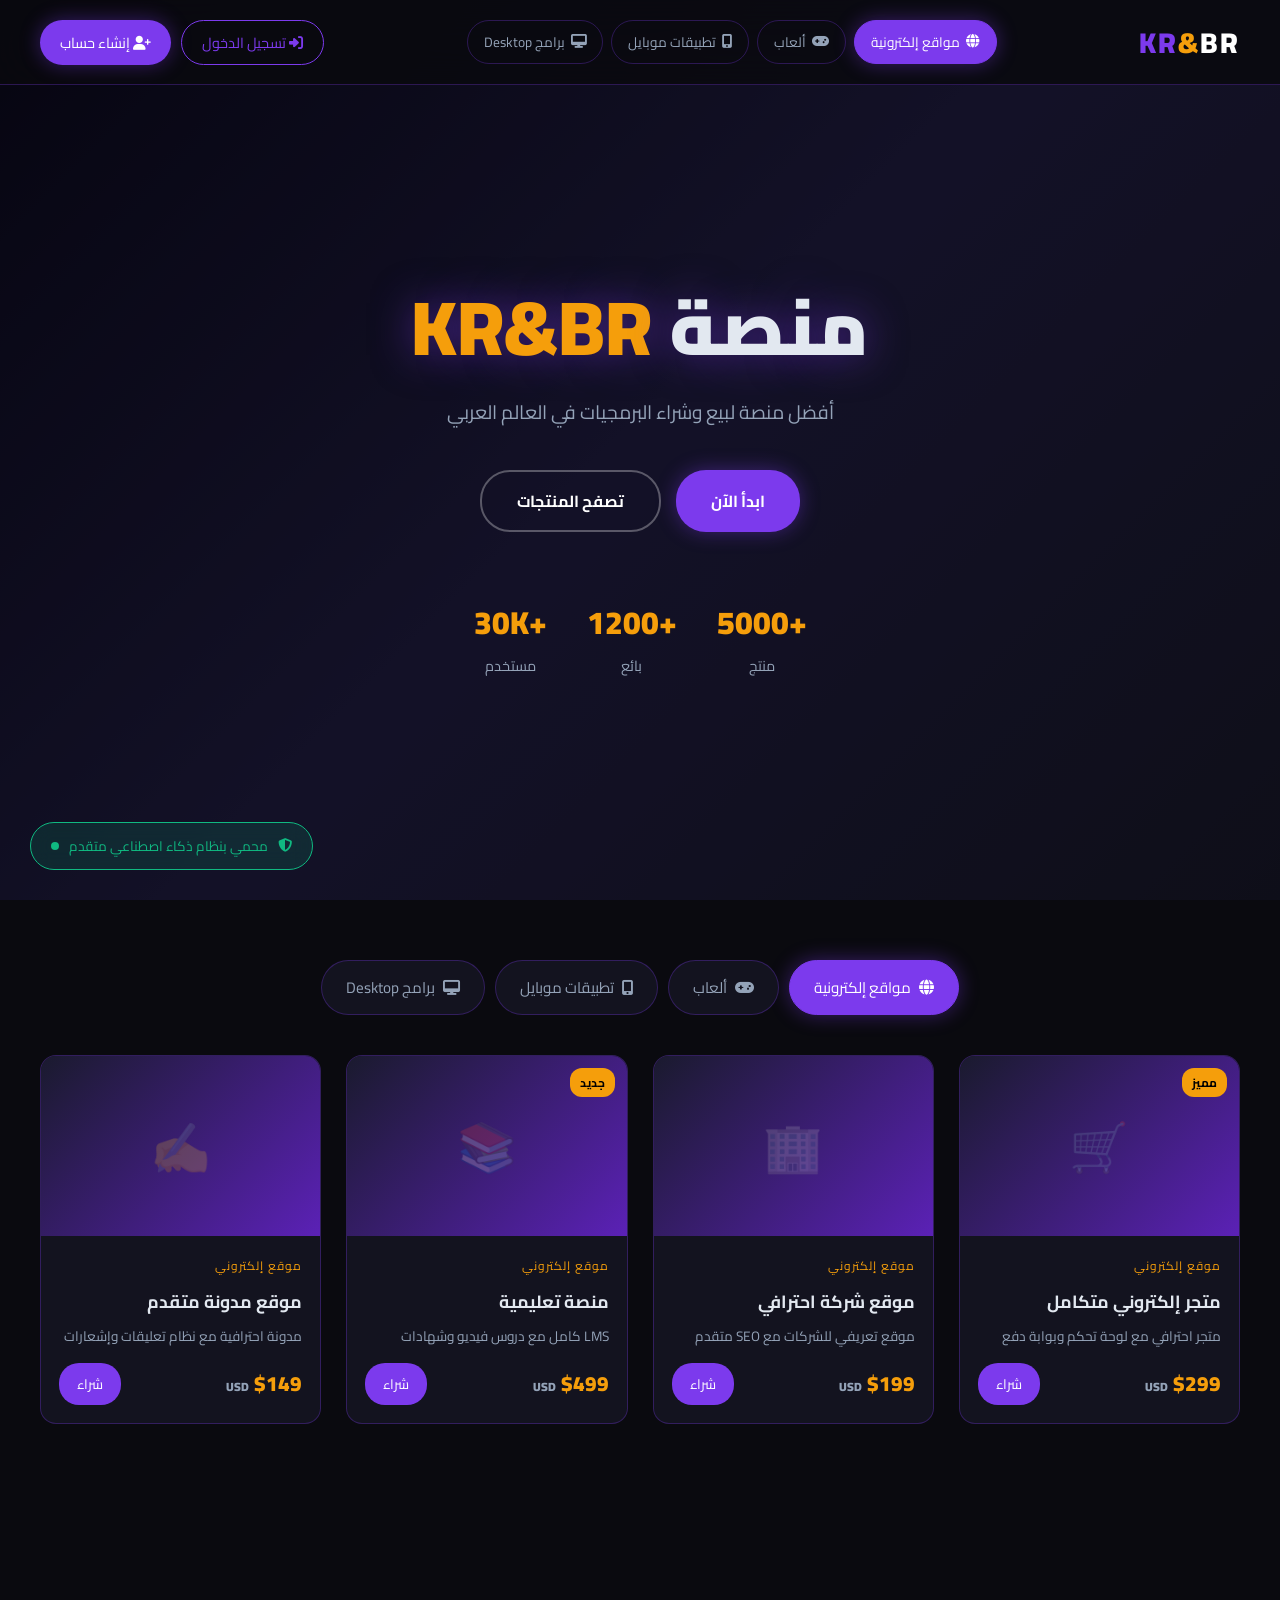
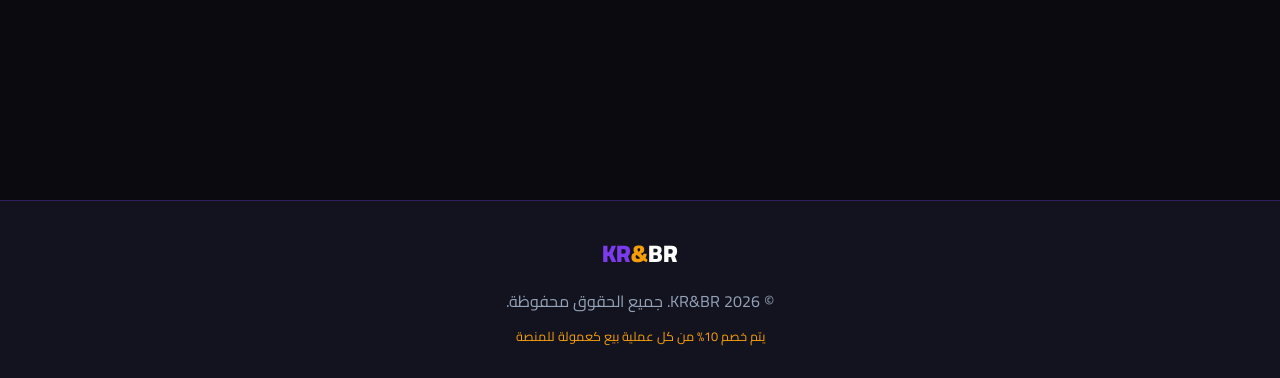
<file: kr-br/dashboard.html>
<!DOCTYPE html>
<html lang="ar" dir="rtl">
<head>
  <meta charset="UTF-8"/>
  <meta name="viewport" content="width=device-width, initial-scale=1.0"/>
  <title>لوحة التحكم - KR&BR</title>
  <link rel="stylesheet" href="style.css"/>
  <link rel="stylesheet" href="dashboard.css"/>
  <link href="https://fonts.googleapis.com/css2?family=Cairo:wght@400;600;700;900&display=swap" rel="stylesheet"/>
  <link rel="stylesheet" href="https://cdnjs.cloudflare.com/ajax/libs/font-awesome/6.5.0/css/all.min.css"/>
</head>
<body class="dash-body">

  <nav class="dash-nav">
    <div class="nav-brand"><span class="brand-kr">KR</span><span class="brand-amp">&</span><span class="brand-br">BR</span></div>
    <div class="dash-nav-links">
      <a href="index.html"><i class="fas fa-home"></i> الرئيسية</a>
    </div>
    <div class="dash-user" id="dash-user-info"></div>
    <button class="btn-logout" onclick="logout()"><i class="fas fa-sign-out-alt"></i> خروج</button>
  </nav>

  <div class="dash-layout">
    <!-- Sidebar -->
    <aside class="dash-sidebar">
      <div class="sidebar-avatar" id="sidebar-avatar"></div>
      <nav class="sidebar-nav">
        <button class="snav active" data-panel="overview"><i class="fas fa-chart-pie"></i> نظرة عامة</button>
        <button class="snav" data-panel="visa"><i class="fas fa-credit-card"></i> ربط الفيزا</button>
        <button class="snav" data-panel="purchases" id="btn-purchases"><i class="fas fa-shopping-bag"></i> مشترياتي</button>
        <button class="snav" data-panel="products" id="btn-products"><i class="fas fa-box"></i> منتجاتي</button>
        <button class="snav" data-panel="earnings" id="btn-earnings"><i class="fas fa-wallet"></i> أرباحي</button>
        <button class="snav" data-panel="add-product" id="btn-add"><i class="fas fa-plus-circle"></i> إضافة منتج</button>
      </nav>
    </aside>

    <!-- Main -->
    <main class="dash-main">
      <!-- Overview -->
      <div class="panel active" id="panel-overview">
        <h2 class="panel-title">نظرة عامة</h2>
        <div class="stats-grid" id="overview-stats"></div>
        <div class="recent-section">
          <h3>آخر المعاملات</h3>
          <div id="recent-tx"></div>
        </div>
      </div>

      <!-- Visa -->
      <div class="panel" id="panel-visa">
        <h2 class="panel-title"><i class="fas fa-credit-card"></i> ربط بطاقة الفيزا</h2>
        <div class="visa-card-preview" id="visa-preview"></div>
        <form id="visa-form" onsubmit="saveVisa(event)">
          <div class="form-group">
            <label><i class="fas fa-credit-card"></i> رقم البطاقة</label>
            <input type="text" id="visa-number" placeholder="XXXX XXXX XXXX XXXX" maxlength="19" oninput="formatCard(this)"/>
          </div>
          <div class="form-row">
            <div class="form-group">
              <label><i class="fas fa-calendar"></i> تاريخ الانتهاء</label>
              <input type="text" id="visa-expiry" placeholder="MM/YY" maxlength="5" oninput="formatExpiry(this)"/>
            </div>
            <div class="form-group">
              <label><i class="fas fa-lock"></i> CVV</label>
              <input type="password" id="visa-cvv" placeholder="•••" maxlength="3"/>
            </div>
          </div>
          <div class="form-group">
            <label><i class="fas fa-user"></i> اسم حامل البطاقة</label>
            <input type="text" id="visa-name" placeholder="الاسم كما هو على البطاقة"/>
          </div>
          <button type="submit" class="btn-submit"><i class="fas fa-save"></i> حفظ البطاقة</button>
        </form>
      </div>

      <!-- Purchases -->
      <div class="panel" id="panel-purchases">
        <h2 class="panel-title"><i class="fas fa-shopping-bag"></i> مشترياتي</h2>
        <div id="purchases-list"></div>
      </div>

      <!-- My Products (seller) -->
      <div class="panel" id="panel-products">
        <h2 class="panel-title"><i class="fas fa-box"></i> منتجاتي</h2>
        <div id="my-products-list"></div>
      </div>

      <!-- Earnings (seller) -->
      <div class="panel" id="panel-earnings">
        <h2 class="panel-title"><i class="fas fa-wallet"></i> أرباحي</h2>
        <div id="earnings-content"></div>
      </div>

      <!-- Add Product (seller) -->
      <div class="panel" id="panel-add-product">
        <h2 class="panel-title"><i class="fas fa-plus-circle"></i> إضافة منتج جديد</h2>
        <form id="add-product-form" onsubmit="addProduct(event)">
          <div class="form-group">
            <label>اسم المنتج</label>
            <input type="text" id="p-name" placeholder="اسم المنتج" required/>
          </div>
          <div class="form-group">
            <label>وصف المنتج</label>
            <textarea id="p-desc" placeholder="وصف تفصيلي للمنتج" rows="3" style="width:100%;padding:12px;background:rgba(255,255,255,0.05);border:1px solid var(--border);border-radius:10px;color:var(--text);font-family:'Cairo',sans-serif;resize:vertical;outline:none" required></textarea>
          </div>
          <div class="form-row">
            <div class="form-group">
              <label>الفئة</label>
              <select id="p-cat">
                <option value="websites">موقع إلكتروني</option>
                <option value="games">لعبة</option>
                <option value="mobile">تطبيق موبايل</option>
                <option value="desktop">برنامج Desktop</option>
              </select>
            </div>
            <div class="form-group">
              <label>السعر (USD)</label>
              <input type="number" id="p-price" placeholder="0.00" min="1" required/>
            </div>
          </div>
          <div class="form-group">
            <label>أيقونة (emoji)</label>
            <input type="text" id="p-icon" placeholder="مثال: 🚀" maxlength="2"/>
          </div>
          <div class="commission-note">
            <i class="fas fa-info-circle"></i>
            سيتم خصم 10% من كل عملية بيع كعمولة للمنصة وإرسالها تلقائياً لفيزا المدير
          </div>
          <button type="submit" class="btn-submit"><i class="fas fa-plus"></i> نشر المنتج</button>
        </form>
      </div>
    </main>
  </div>

  <script src="app.js"></script>
  <script src="dashboard.js"></script>
</body>
</html>
</file>
<file: style.css>
* { margin: 0; padding: 0; box-sizing: border-box; }

:root {
  --primary: #7c3aed;
  --primary-dark: #5b21b6;
  --accent: #f59e0b;
  --bg-dark: #0a0a0f;
  --bg-card: #13131f;
  --bg-card2: #1a1a2e;
  --text: #e2e8f0;
  --text-muted: #94a3b8;
  --border: rgba(124,58,237,0.3);
  --success: #10b981;
  --danger: #ef4444;
  --glow: 0 0 20px rgba(124,58,237,0.4);
}

body {
  font-family: 'Cairo', sans-serif;
  background: var(--bg-dark);
  color: var(--text);
  overflow-x: hidden;
}

/* HERO SLIDESHOW */
.hero-slideshow {
  position: fixed; top: 0; left: 0;
  width: 100%; height: 100vh;
  z-index: 0;
}
.slide {
  position: absolute; inset: 0;
  opacity: 0; transition: opacity 1.5s ease;
}
.slide.active { opacity: 1; }
.slideshow-overlay {
  position: absolute; inset: 0;
  background: rgba(0,0,0,0.6);
}

/* NAVBAR */
.navbar {
  position: fixed; top: 0; left: 0; right: 0;
  z-index: 100;
  display: flex; align-items: center; gap: 20px;
  padding: 15px 40px;
  background: rgba(10,10,15,0.85);
  backdrop-filter: blur(20px);
  border-bottom: 1px solid var(--border);
  flex-wrap: wrap;
}
.nav-brand {
  font-size: 1.8rem; font-weight: 900;
  letter-spacing: 2px; flex-shrink: 0;
}
.brand-kr { color: var(--primary); }
.brand-amp { color: var(--accent); }
.brand-br { color: #fff; }
.brand-highlight { color: var(--accent); }

.nav-tabs { display: flex; gap: 8px; flex: 1; justify-content: center; flex-wrap: wrap; }
.tab-btn {
  background: transparent; border: 1px solid var(--border);
  color: var(--text-muted); padding: 8px 16px; border-radius: 25px;
  cursor: pointer; font-family: 'Cairo', sans-serif; font-size: 0.85rem;
  transition: all 0.3s; display: flex; align-items: center; gap: 6px;
}
.tab-btn:hover, .tab-btn.active {
  background: var(--primary); color: #fff;
  border-color: var(--primary); box-shadow: var(--glow);
}

.nav-actions { display: flex; gap: 10px; flex-shrink: 0; }
.btn-login {
  background: transparent; border: 1px solid var(--primary);
  color: var(--primary); padding: 8px 20px; border-radius: 25px;
  cursor: pointer; font-family: 'Cairo', sans-serif; font-size: 0.9rem;
  transition: all 0.3s;
}
.btn-login:hover { background: var(--primary); color: #fff; }
.btn-register {
  background: var(--primary); border: none;
  color: #fff; padding: 8px 20px; border-radius: 25px;
  cursor: pointer; font-family: 'Cairo', sans-serif; font-size: 0.9rem;
  transition: all 0.3s; box-shadow: var(--glow);
}
.btn-register:hover { background: var(--primary-dark); transform: translateY(-2px); }

/* HERO CONTENT */
.hero-content {
  position: relative; z-index: 10;
  min-height: 100vh;
  display: flex; flex-direction: column;
  align-items: center; justify-content: center;
  text-align: center; padding: 120px 20px 60px;
}
.hero-title {
  font-size: clamp(2.5rem, 6vw, 5rem);
  font-weight: 900; line-height: 1.2;
  text-shadow: 0 0 40px rgba(124,58,237,0.5);
  margin-bottom: 20px;
}
.hero-sub {
  font-size: 1.2rem; color: var(--text-muted);
  margin-bottom: 40px; max-width: 500px;
}
.hero-btns { display: flex; gap: 15px; margin-bottom: 60px; flex-wrap: wrap; justify-content: center; }
.btn-primary {
  background: var(--primary); color: #fff;
  border: none; padding: 14px 35px; border-radius: 30px;
  font-family: 'Cairo', sans-serif; font-size: 1rem; font-weight: 700;
  cursor: pointer; transition: all 0.3s; box-shadow: var(--glow);
}
.btn-primary:hover { transform: translateY(-3px); background: var(--primary-dark); }
.btn-outline {
  background: transparent; color: #fff;
  border: 2px solid rgba(255,255,255,0.3); padding: 14px 35px; border-radius: 30px;
  font-family: 'Cairo', sans-serif; font-size: 1rem; font-weight: 700;
  cursor: pointer; transition: all 0.3s;
}
.btn-outline:hover { border-color: var(--primary); color: var(--primary); }

.hero-stats { display: flex; gap: 40px; flex-wrap: wrap; justify-content: center; }
.stat { display: flex; flex-direction: column; align-items: center; }
.stat-num { font-size: 2rem; font-weight: 900; color: var(--accent); }
.stat span:last-child { color: var(--text-muted); font-size: 0.9rem; }

/* PRODUCTS SECTION */
.products-section {
  position: relative; z-index: 10;
  background: var(--bg-dark);
  padding: 60px 40px;
  min-height: 100vh;
}
.section-tabs {
  display: flex; gap: 10px; justify-content: center;
  margin-bottom: 40px; flex-wrap: wrap;
}
.stab {
  background: var(--bg-card); border: 1px solid var(--border);
  color: var(--text-muted); padding: 12px 24px; border-radius: 30px;
  cursor: pointer; font-family: 'Cairo', sans-serif; font-size: 0.95rem;
  transition: all 0.3s; display: flex; align-items: center; gap: 8px;
}
.stab:hover, .stab.active {
  background: var(--primary); color: #fff;
  border-color: var(--primary); box-shadow: var(--glow);
}
.tab-content { display: none; }
.tab-content.active { display: block; }

.products-grid {
  display: grid;
  grid-template-columns: repeat(auto-fill, minmax(280px, 1fr));
  gap: 25px;
}

.product-card {
  background: var(--bg-card);
  border: 1px solid var(--border);
  border-radius: 16px; overflow: hidden;
  transition: all 0.3s; cursor: pointer;
  position: relative;
}
.product-card:hover {
  transform: translateY(-8px);
  box-shadow: 0 20px 40px rgba(124,58,237,0.3);
  border-color: var(--primary);
}
.product-img {
  width: 100%; height: 180px;
  object-fit: cover; display: block;
  background: linear-gradient(135deg, var(--bg-card2), var(--primary-dark));
  display: flex; align-items: center; justify-content: center;
  font-size: 3rem; color: rgba(255,255,255,0.2);
}
.product-body { padding: 18px; }
.product-category {
  font-size: 0.75rem; color: var(--accent);
  text-transform: uppercase; letter-spacing: 1px; margin-bottom: 8px;
}
.product-name { font-size: 1.1rem; font-weight: 700; margin-bottom: 8px; }
.product-desc { font-size: 0.85rem; color: var(--text-muted); margin-bottom: 15px; line-height: 1.6; }
.product-footer { display: flex; align-items: center; justify-content: space-between; }
.product-price { font-size: 1.3rem; font-weight: 900; color: var(--accent); }
.product-price small { font-size: 0.75rem; color: var(--text-muted); }
.btn-buy {
  background: var(--primary); color: #fff; border: none;
  padding: 8px 18px; border-radius: 20px;
  font-family: 'Cairo', sans-serif; font-size: 0.85rem;
  cursor: pointer; transition: all 0.3s;
}
.btn-buy:hover { background: var(--primary-dark); transform: scale(1.05); }
.product-badge {
  position: absolute; top: 12px; right: 12px;
  background: var(--accent); color: #000;
  padding: 3px 10px; border-radius: 12px;
  font-size: 0.75rem; font-weight: 700;
}

/* AI BADGE */
.ai-badge {
  position: fixed; bottom: 30px; left: 30px;
  background: rgba(16,185,129,0.15);
  border: 1px solid var(--success);
  color: var(--success); padding: 10px 20px;
  border-radius: 30px; display: flex; align-items: center; gap: 10px;
  z-index: 50; font-size: 0.85rem; backdrop-filter: blur(10px);
}
.ai-pulse {
  width: 8px; height: 8px; border-radius: 50%;
  background: var(--success);
  animation: pulse 2s infinite;
}
@keyframes pulse {
  0%,100% { opacity: 1; transform: scale(1); }
  50% { opacity: 0.5; transform: scale(1.5); }
}

/* AI MONITOR */
.ai-monitor {
  position: fixed; top: 80px; left: 20px;
  background: rgba(124,58,237,0.1);
  border: 1px solid var(--border);
  color: var(--primary); padding: 8px 16px;
  border-radius: 20px; font-size: 0.8rem;
  z-index: 50; display: flex; align-items: center; gap: 8px;
  backdrop-filter: blur(10px);
  transition: all 0.5s; opacity: 0;
}
.ai-monitor.show { opacity: 1; }
.ai-monitor.warning { color: var(--accent); border-color: var(--accent); }
.ai-monitor.danger { color: var(--danger); border-color: var(--danger); }

/* MODALS */
.modal-overlay {
  position: fixed; inset: 0;
  background: rgba(0,0,0,0.8);
  backdrop-filter: blur(10px);
  z-index: 200; display: none;
  align-items: center; justify-content: center;
  padding: 20px;
}
.modal-overlay.open { display: flex; }
.modal {
  background: var(--bg-card);
  border: 1px solid var(--border);
  border-radius: 20px; padding: 40px;
  width: 100%; max-width: 480px;
  position: relative; max-height: 90vh;
  overflow-y: auto;
  animation: modalIn 0.3s ease;
}
.modal-wide { max-width: 700px; }
@keyframes modalIn {
  from { opacity: 0; transform: scale(0.9) translateY(20px); }
  to { opacity: 1; transform: scale(1) translateY(0); }
}
.modal-close {
  position: absolute; top: 15px; left: 15px;
  background: rgba(255,255,255,0.1); border: none;
  color: #fff; width: 35px; height: 35px;
  border-radius: 50%; cursor: pointer; font-size: 1rem;
  transition: all 0.3s;
}
.modal-close:hover { background: var(--danger); }
.modal-logo {
  text-align: center; font-size: 2rem; font-weight: 900;
  margin-bottom: 10px;
}
.modal h2 {
  text-align: center; font-size: 1.5rem;
  margin-bottom: 25px; color: var(--text);
}
.form-group { margin-bottom: 18px; }
.form-group label {
  display: block; margin-bottom: 8px;
  color: var(--text-muted); font-size: 0.9rem;
  display: flex; align-items: center; gap: 8px;
}
.form-group input, .form-group select {
  width: 100%; padding: 12px 16px;
  background: rgba(255,255,255,0.05);
  border: 1px solid var(--border);
  border-radius: 10px; color: var(--text);
  font-family: 'Cairo', sans-serif; font-size: 0.95rem;
  transition: all 0.3s; outline: none;
}
.form-group input:focus, .form-group select:focus {
  border-color: var(--primary);
  box-shadow: 0 0 0 3px rgba(124,58,237,0.2);
}
.form-group input::placeholder { color: var(--text-muted); }

.account-type-selector { display: flex; gap: 12px; }
.type-card {
  flex: 1; background: rgba(255,255,255,0.03);
  border: 2px solid var(--border); border-radius: 12px;
  padding: 16px; cursor: pointer; text-align: center;
  transition: all 0.3s; display: flex; flex-direction: column;
  align-items: center; gap: 8px;
}
.type-card input[type="radio"] { display: none; }
.type-card i { font-size: 1.8rem; color: var(--text-muted); }
.type-card span { font-weight: 700; font-size: 0.95rem; }
.type-card small { color: var(--text-muted); font-size: 0.75rem; }
.type-card:has(input:checked) {
  border-color: var(--primary);
  background: rgba(124,58,237,0.15);
}
.type-card:has(input:checked) i { color: var(--primary); }

.form-error { color: var(--danger); font-size: 0.85rem; margin-bottom: 10px; min-height: 20px; }
.btn-submit {
  width: 100%; background: var(--primary); color: #fff;
  border: none; padding: 14px; border-radius: 12px;
  font-family: 'Cairo', sans-serif; font-size: 1rem; font-weight: 700;
  cursor: pointer; transition: all 0.3s; box-shadow: var(--glow);
  display: flex; align-items: center; justify-content: center; gap: 10px;
}
.btn-submit:hover { background: var(--primary-dark); transform: translateY(-2px); }
.modal-switch { text-align: center; margin-top: 20px; color: var(--text-muted); font-size: 0.9rem; }
.modal-switch a { color: var(--primary); text-decoration: none; font-weight: 700; }

/* FOOTER */
.footer {
  position: relative; z-index: 10;
  background: var(--bg-card);
  border-top: 1px solid var(--border);
  text-align: center; padding: 30px;
  color: var(--text-muted);
}
.footer-brand { font-size: 1.5rem; font-weight: 900; margin-bottom: 10px; }
.footer-note { font-size: 0.8rem; margin-top: 8px; color: var(--accent); }

/* SCROLLBAR */
::-webkit-scrollbar { width: 6px; }
::-webkit-scrollbar-track { background: var(--bg-dark); }
::-webkit-scrollbar-thumb { background: var(--primary); border-radius: 3px; }

/* RESPONSIVE */
@media (max-width: 768px) {
  .navbar { padding: 12px 20px; }
  .nav-tabs { display: none; }
  .products-section { padding: 40px 20px; }
  .hero-stats { gap: 20px; }
  .account-type-selector { flex-direction: column; }
}
</file>
<file: kr-br/style.css>
* { margin: 0; padding: 0; box-sizing: border-box; }

:root {
  --primary: #7c3aed;
  --primary-dark: #5b21b6;
  --accent: #f59e0b;
  --bg-dark: #0a0a0f;
  --bg-card: #13131f;
  --bg-card2: #1a1a2e;
  --text: #e2e8f0;
  --text-muted: #94a3b8;
  --border: rgba(124,58,237,0.3);
  --success: #10b981;
  --danger: #ef4444;
  --glow: 0 0 20px rgba(124,58,237,0.4);
}

body {
  font-family: 'Cairo', sans-serif;
  background: var(--bg-dark);
  color: var(--text);
  overflow-x: hidden;
}

/* HERO SLIDESHOW */
.hero-slideshow {
  position: fixed; top: 0; left: 0;
  width: 100%; height: 100vh;
  z-index: 0;
}
.slide {
  position: absolute; inset: 0;
  opacity: 0; transition: opacity 1.5s ease;
}
.slide.active { opacity: 1; }
.slideshow-overlay {
  position: absolute; inset: 0;
  background: rgba(0,0,0,0.6);
}

/* NAVBAR */
.navbar {
  position: fixed; top: 0; left: 0; right: 0;
  z-index: 100;
  display: flex; align-items: center; gap: 20px;
  padding: 15px 40px;
  background: rgba(10,10,15,0.85);
  backdrop-filter: blur(20px);
  border-bottom: 1px solid var(--border);
  flex-wrap: wrap;
}
.nav-brand {
  font-size: 1.8rem; font-weight: 900;
  letter-spacing: 2px; flex-shrink: 0;
}
.brand-kr { color: var(--primary); }
.brand-amp { color: var(--accent); }
.brand-br { color: #fff; }
.brand-highlight { color: var(--accent); }

.nav-tabs { display: flex; gap: 8px; flex: 1; justify-content: center; flex-wrap: wrap; }
.tab-btn {
  background: transparent; border: 1px solid var(--border);
  color: var(--text-muted); padding: 8px 16px; border-radius: 25px;
  cursor: pointer; font-family: 'Cairo', sans-serif; font-size: 0.85rem;
  transition: all 0.3s; display: flex; align-items: center; gap: 6px;
}
.tab-btn:hover, .tab-btn.active {
  background: var(--primary); color: #fff;
  border-color: var(--primary); box-shadow: var(--glow);
}

.nav-actions { display: flex; gap: 10px; flex-shrink: 0; }
.btn-login {
  background: transparent; border: 1px solid var(--primary);
  color: var(--primary); padding: 8px 20px; border-radius: 25px;
  cursor: pointer; font-family: 'Cairo', sans-serif; font-size: 0.9rem;
  transition: all 0.3s;
}
.btn-login:hover { background: var(--primary); color: #fff; }
.btn-register {
  background: var(--primary); border: none;
  color: #fff; padding: 8px 20px; border-radius: 25px;
  cursor: pointer; font-family: 'Cairo', sans-serif; font-size: 0.9rem;
  transition: all 0.3s; box-shadow: var(--glow);
}
.btn-register:hover { background: var(--primary-dark); transform: translateY(-2px); }

/* HERO CONTENT */
.hero-content {
  position: relative; z-index: 10;
  min-height: 100vh;
  display: flex; flex-direction: column;
  align-items: center; justify-content: center;
  text-align: center; padding: 120px 20px 60px;
}
.hero-title {
  font-size: clamp(2.5rem, 6vw, 5rem);
  font-weight: 900; line-height: 1.2;
  text-shadow: 0 0 40px rgba(124,58,237,0.5);
  margin-bottom: 20px;
}
.hero-sub {
  font-size: 1.2rem; color: var(--text-muted);
  margin-bottom: 40px; max-width: 500px;
}
.hero-btns { display: flex; gap: 15px; margin-bottom: 60px; flex-wrap: wrap; justify-content: center; }
.btn-primary {
  background: var(--primary); color: #fff;
  border: none; padding: 14px 35px; border-radius: 30px;
  font-family: 'Cairo', sans-serif; font-size: 1rem; font-weight: 700;
  cursor: pointer; transition: all 0.3s; box-shadow: var(--glow);
}
.btn-primary:hover { transform: translateY(-3px); background: var(--primary-dark); }
.btn-outline {
  background: transparent; color: #fff;
  border: 2px solid rgba(255,255,255,0.3); padding: 14px 35px; border-radius: 30px;
  font-family: 'Cairo', sans-serif; font-size: 1rem; font-weight: 700;
  cursor: pointer; transition: all 0.3s;
}
.btn-outline:hover { border-color: var(--primary); color: var(--primary); }

.hero-stats { display: flex; gap: 40px; flex-wrap: wrap; justify-content: center; }
.stat { display: flex; flex-direction: column; align-items: center; }
.stat-num { font-size: 2rem; font-weight: 900; color: var(--accent); }
.stat span:last-child { color: var(--text-muted); font-size: 0.9rem; }

/* PRODUCTS SECTION */
.products-section {
  position: relative; z-index: 10;
  background: var(--bg-dark);
  padding: 60px 40px;
  min-height: 100vh;
}
.section-tabs {
  display: flex; gap: 10px; justify-content: center;
  margin-bottom: 40px; flex-wrap: wrap;
}
.stab {
  background: var(--bg-card); border: 1px solid var(--border);
  color: var(--text-muted); padding: 12px 24px; border-radius: 30px;
  cursor: pointer; font-family: 'Cairo', sans-serif; font-size: 0.95rem;
  transition: all 0.3s; display: flex; align-items: center; gap: 8px;
}
.stab:hover, .stab.active {
  background: var(--primary); color: #fff;
  border-color: var(--primary); box-shadow: var(--glow);
}
.tab-content { display: none; }
.tab-content.active { display: block; }

.products-grid {
  display: grid;
  grid-template-columns: repeat(auto-fill, minmax(280px, 1fr));
  gap: 25px;
}

.product-card {
  background: var(--bg-card);
  border: 1px solid var(--border);
  border-radius: 16px; overflow: hidden;
  transition: all 0.3s; cursor: pointer;
  position: relative;
}
.product-card:hover {
  transform: translateY(-8px);
  box-shadow: 0 20px 40px rgba(124,58,237,0.3);
  border-color: var(--primary);
}
.product-img {
  width: 100%; height: 180px;
  object-fit: cover; display: block;
  background: linear-gradient(135deg, var(--bg-card2), var(--primary-dark));
  display: flex; align-items: center; justify-content: center;
  font-size: 3rem; color: rgba(255,255,255,0.2);
}
.product-body { padding: 18px; }
.product-category {
  font-size: 0.75rem; color: var(--accent);
  text-transform: uppercase; letter-spacing: 1px; margin-bottom: 8px;
}
.product-name { font-size: 1.1rem; font-weight: 700; margin-bottom: 8px; }
.product-desc { font-size: 0.85rem; color: var(--text-muted); margin-bottom: 15px; line-height: 1.6; }
.product-footer { display: flex; align-items: center; justify-content: space-between; }
.product-price { font-size: 1.3rem; font-weight: 900; color: var(--accent); }
.product-price small { font-size: 0.75rem; color: var(--text-muted); }
.btn-buy {
  background: var(--primary); color: #fff; border: none;
  padding: 8px 18px; border-radius: 20px;
  font-family: 'Cairo', sans-serif; font-size: 0.85rem;
  cursor: pointer; transition: all 0.3s;
}
.btn-buy:hover { background: var(--primary-dark); transform: scale(1.05); }
.product-badge {
  position: absolute; top: 12px; right: 12px;
  background: var(--accent); color: #000;
  padding: 3px 10px; border-radius: 12px;
  font-size: 0.75rem; font-weight: 700;
}

/* AI BADGE */
.ai-badge {
  position: fixed; bottom: 30px; left: 30px;
  background: rgba(16,185,129,0.15);
  border: 1px solid var(--success);
  color: var(--success); padding: 10px 20px;
  border-radius: 30px; display: flex; align-items: center; gap: 10px;
  z-index: 50; font-size: 0.85rem; backdrop-filter: blur(10px);
}
.ai-pulse {
  width: 8px; height: 8px; border-radius: 50%;
  background: var(--success);
  animation: pulse 2s infinite;
}
@keyframes pulse {
  0%,100% { opacity: 1; transform: scale(1); }
  50% { opacity: 0.5; transform: scale(1.5); }
}

/* AI MONITOR */
.ai-monitor {
  position: fixed; top: 80px; left: 20px;
  background: rgba(124,58,237,0.1);
  border: 1px solid var(--border);
  color: var(--primary); padding: 8px 16px;
  border-radius: 20px; font-size: 0.8rem;
  z-index: 50; display: flex; align-items: center; gap: 8px;
  backdrop-filter: blur(10px);
  transition: all 0.5s; opacity: 0;
}
.ai-monitor.show { opacity: 1; }
.ai-monitor.warning { color: var(--accent); border-color: var(--accent); }
.ai-monitor.danger { color: var(--danger); border-color: var(--danger); }

/* MODALS */
.modal-overlay {
  position: fixed; inset: 0;
  background: rgba(0,0,0,0.8);
  backdrop-filter: blur(10px);
  z-index: 200; display: none;
  align-items: center; justify-content: center;
  padding: 20px;
}
.modal-overlay.open { display: flex; }
.modal {
  background: var(--bg-card);
  border: 1px solid var(--border);
  border-radius: 20px; padding: 40px;
  width: 100%; max-width: 480px;
  position: relative; max-height: 90vh;
  overflow-y: auto;
  animation: modalIn 0.3s ease;
}
.modal-wide { max-width: 700px; }
@keyframes modalIn {
  from { opacity: 0; transform: scale(0.9) translateY(20px); }
  to { opacity: 1; transform: scale(1) translateY(0); }
}
.modal-close {
  position: absolute; top: 15px; left: 15px;
  background: rgba(255,255,255,0.1); border: none;
  color: #fff; width: 35px; height: 35px;
  border-radius: 50%; cursor: pointer; font-size: 1rem;
  transition: all 0.3s;
}
.modal-close:hover { background: var(--danger); }
.modal-logo {
  text-align: center; font-size: 2rem; font-weight: 900;
  margin-bottom: 10px;
}
.modal h2 {
  text-align: center; font-size: 1.5rem;
  margin-bottom: 25px; color: var(--text);
}
.form-group { margin-bottom: 18px; }
.form-group label {
  display: block; margin-bottom: 8px;
  color: var(--text-muted); font-size: 0.9rem;
  display: flex; align-items: center; gap: 8px;
}
.form-group input, .form-group select {
  width: 100%; padding: 12px 16px;
  background: rgba(255,255,255,0.05);
  border: 1px solid var(--border);
  border-radius: 10px; color: var(--text);
  font-family: 'Cairo', sans-serif; font-size: 0.95rem;
  transition: all 0.3s; outline: none;
}
.form-group input:focus, .form-group select:focus {
  border-color: var(--primary);
  box-shadow: 0 0 0 3px rgba(124,58,237,0.2);
}
.form-group input::placeholder { color: var(--text-muted); }

.account-type-selector { display: flex; gap: 12px; }
.type-card {
  flex: 1; background: rgba(255,255,255,0.03);
  border: 2px solid var(--border); border-radius: 12px;
  padding: 16px; cursor: pointer; text-align: center;
  transition: all 0.3s; display: flex; flex-direction: column;
  align-items: center; gap: 8px;
}
.type-card input[type="radio"] { display: none; }
.type-card i { font-size: 1.8rem; color: var(--text-muted); }
.type-card span { font-weight: 700; font-size: 0.95rem; }
.type-card small { color: var(--text-muted); font-size: 0.75rem; }
.type-card:has(input:checked) {
  border-color: var(--primary);
  background: rgba(124,58,237,0.15);
}
.type-card:has(input:checked) i { color: var(--primary); }

.form-error { color: var(--danger); font-size: 0.85rem; margin-bottom: 10px; min-height: 20px; }
.btn-submit {
  width: 100%; background: var(--primary); color: #fff;
  border: none; padding: 14px; border-radius: 12px;
  font-family: 'Cairo', sans-serif; font-size: 1rem; font-weight: 700;
  cursor: pointer; transition: all 0.3s; box-shadow: var(--glow);
  display: flex; align-items: center; justify-content: center; gap: 10px;
}
.btn-submit:hover { background: var(--primary-dark); transform: translateY(-2px); }
.modal-switch { text-align: center; margin-top: 20px; color: var(--text-muted); font-size: 0.9rem; }
.modal-switch a { color: var(--primary); text-decoration: none; font-weight: 700; }

/* FOOTER */
.footer {
  position: relative; z-index: 10;
  background: var(--bg-card);
  border-top: 1px solid var(--border);
  text-align: center; padding: 30px;
  color: var(--text-muted);
}
.footer-brand { font-size: 1.5rem; font-weight: 900; margin-bottom: 10px; }
.footer-note { font-size: 0.8rem; margin-top: 8px; color: var(--accent); }

/* SCROLLBAR */
::-webkit-scrollbar { width: 6px; }
::-webkit-scrollbar-track { background: var(--bg-dark); }
::-webkit-scrollbar-thumb { background: var(--primary); border-radius: 3px; }

/* RESPONSIVE */
@media (max-width: 768px) {
  .navbar { padding: 12px 20px; }
  .nav-tabs { display: none; }
  .products-section { padding: 40px 20px; }
  .hero-stats { gap: 20px; }
  .account-type-selector { flex-direction: column; }
}
</file>
<file: admin.css>
.admin-body { background: var(--bg-dark); min-height: 100vh; }

.admin-nav {
  position: fixed; top: 0; left: 0; right: 0; z-index: 100;
  display: flex; align-items: center; gap: 20px;
  padding: 12px 30px;
  background: rgba(10,10,15,0.98);
  backdrop-filter: blur(20px);
  border-bottom: 2px solid var(--primary);
}
.admin-badge {
  background: var(--primary); color: #fff;
  font-size: 0.65rem; padding: 2px 8px; border-radius: 8px;
  vertical-align: middle; margin-right: 8px;
}
.admin-nav-center { flex: 1; text-align: center; color: var(--text-muted); font-size: 0.9rem; }
.admin-nav-right { display: flex; align-items: center; gap: 15px; }
.ai-status {
  display: flex; align-items: center; gap: 8px;
  color: var(--success); font-size: 0.85rem;
  background: rgba(16,185,129,0.1);
  border: 1px solid var(--success);
  padding: 6px 14px; border-radius: 20px;
}
.btn-view-site {
  background: var(--primary); color: #fff; text-decoration: none;
  padding: 8px 18px; border-radius: 20px; font-size: 0.85rem;
  display: flex; align-items: center; gap: 6px; transition: all 0.3s;
}
.btn-view-site:hover { background: var(--primary-dark); }

.admin-layout { display: flex; padding-top: 65px; min-height: 100vh; }

.admin-sidebar {
  width: 220px; flex-shrink: 0;
  background: var(--bg-card);
  border-left: 1px solid var(--border);
  padding: 20px 12px;
  position: sticky; top: 65px; height: calc(100vh - 65px);
  overflow-y: auto;
}
.admin-snav { display: flex; flex-direction: column; gap: 4px; }
.asnav {
  background: transparent; border: none;
  color: var(--text-muted); padding: 11px 14px;
  border-radius: 10px; cursor: pointer;
  font-family: 'Cairo', sans-serif; font-size: 0.88rem;
  text-align: right; transition: all 0.3s;
  display: flex; align-items: center; gap: 10px;
}
.asnav:hover { background: rgba(124,58,237,0.1); color: var(--text); }
.asnav.active { background: var(--primary); color: #fff; }

.admin-main { flex: 1; padding: 30px; }
.apanel { display: none; }
.apanel.active { display: block; }
.apanel-title {
  font-size: 1.4rem; font-weight: 700;
  margin-bottom: 20px; color: var(--text);
  display: flex; align-items: center; gap: 10px;
  padding-bottom: 15px; border-bottom: 1px solid var(--border);
}
.apanel-desc { color: var(--text-muted); font-size: 0.9rem; margin-bottom: 20px; }

/* ADMIN STATS */
.admin-stats {
  display: grid;
  grid-template-columns: repeat(auto-fill, minmax(180px, 1fr));
  gap: 18px; margin-bottom: 30px;
}
.admin-stat-card {
  background: var(--bg-card); border: 1px solid var(--border);
  border-radius: 14px; padding: 20px; text-align: center;
  transition: all 0.3s;
}
.admin-stat-card:hover { border-color: var(--primary); }
.admin-stat-card i { font-size: 1.8rem; margin-bottom: 10px; }
.admin-stat-card .num { font-size: 1.6rem; font-weight: 900; }
.admin-stat-card .lbl { color: var(--text-muted); font-size: 0.8rem; }

/* COLORS */
.color-grid { display: flex; gap: 30px; flex-wrap: wrap; margin-bottom: 30px; }
.color-item { display: flex; flex-direction: column; gap: 10px; }
.color-item label { color: var(--text-muted); font-size: 0.9rem; }
.color-picker-wrap { display: flex; align-items: center; gap: 12px; }
.color-picker-wrap input[type="color"] {
  width: 60px; height: 40px; border: none; border-radius: 8px;
  cursor: pointer; background: none; padding: 0;
}
.color-preview { width: 120px; height: 40px; border-radius: 8px; }
.color-presets { margin-bottom: 25px; }
.color-presets h4 { margin-bottom: 12px; color: var(--text-muted); }
.presets-row { display: flex; gap: 10px; flex-wrap: wrap; }
.preset-btn {
  padding: 10px 20px; border: none; border-radius: 20px;
  color: #fff; cursor: pointer; font-family: 'Cairo', sans-serif;
  font-size: 0.85rem; font-weight: 700; transition: all 0.3s;
}
.preset-btn:hover { transform: scale(1.05); }
.btn-save-colors {
  background: var(--primary); color: #fff; border: none;
  padding: 12px 30px; border-radius: 12px;
  font-family: 'Cairo', sans-serif; font-size: 1rem; font-weight: 700;
  cursor: pointer; transition: all 0.3s; box-shadow: var(--glow);
  display: flex; align-items: center; gap: 8px;
}
.btn-save-colors:hover { background: var(--primary-dark); }

/* SLIDESHOW MANAGER */
.slideshow-manager { margin-bottom: 25px; }
.slide-slots { display: flex; gap: 15px; flex-wrap: wrap; margin-bottom: 20px; }
.slide-slot {
  width: 200px; height: 120px; border-radius: 12px;
  border: 2px dashed var(--border); overflow: hidden;
  position: relative; background: var(--bg-card2);
  display: flex; align-items: center; justify-content: center;
}
.slide-slot img { width: 100%; height: 100%; object-fit: cover; }
.slide-slot .remove-slide {
  position: absolute; top: 5px; left: 5px;
  background: var(--danger); color: #fff; border: none;
  width: 25px; height: 25px; border-radius: 50%;
  cursor: pointer; font-size: 0.75rem; display: none;
}
.slide-slot:hover .remove-slide { display: flex; align-items: center; justify-content: center; }
.add-slide-btn {
  width: 200px; height: 120px; border-radius: 12px;
  border: 2px dashed var(--primary); background: rgba(124,58,237,0.05);
  display: flex; flex-direction: column; align-items: center; justify-content: center;
  gap: 8px; cursor: pointer; color: var(--primary); transition: all 0.3s;
}
.add-slide-btn:hover { background: rgba(124,58,237,0.15); }
.add-slide-btn i { font-size: 1.5rem; }

/* TABLES */
.admin-table {
  width: 100%; border-collapse: collapse;
  background: var(--bg-card); border-radius: 12px; overflow: hidden;
}
.admin-table th {
  background: rgba(124,58,237,0.2); padding: 12px 16px;
  text-align: right; font-size: 0.85rem; color: var(--text-muted);
  border-bottom: 1px solid var(--border);
}
.admin-table td {
  padding: 12px 16px; border-bottom: 1px solid rgba(255,255,255,0.05);
  font-size: 0.9rem;
}
.admin-table tr:hover td { background: rgba(124,58,237,0.05); }
.badge-buyer { background: rgba(124,58,237,0.2); color: var(--primary); padding: 3px 10px; border-radius: 10px; font-size: 0.75rem; }
.badge-seller { background: rgba(245,158,11,0.2); color: var(--accent); padding: 3px 10px; border-radius: 10px; font-size: 0.75rem; }
.btn-delete {
  background: rgba(239,68,68,0.15); border: 1px solid var(--danger);
  color: var(--danger); padding: 5px 12px; border-radius: 8px;
  cursor: pointer; font-family: 'Cairo', sans-serif; font-size: 0.8rem;
  transition: all 0.3s;
}
.btn-delete:hover { background: var(--danger); color: #fff; }

/* TX SUMMARY */
.tx-summary {
  display: flex; gap: 20px; flex-wrap: wrap; margin-bottom: 25px;
}
.tx-sum-card {
  background: var(--bg-card); border: 1px solid var(--border);
  border-radius: 12px; padding: 18px 25px; text-align: center;
}
.tx-sum-card .num { font-size: 1.5rem; font-weight: 900; }
.tx-sum-card .lbl { color: var(--text-muted); font-size: 0.8rem; }

/* ADMIN VISA */
.commission-earned {
  background: rgba(16,185,129,0.1); border: 1px solid var(--success);
  border-radius: 10px; padding: 14px 18px; margin-bottom: 20px;
  color: var(--success); display: flex; align-items: center; gap: 10px;
}

/* AI DASHBOARD */
.ai-dashboard { display: flex; flex-direction: column; gap: 25px; }
.ai-status-card {
  background: var(--bg-card); border: 1px solid var(--success);
  border-radius: 14px; padding: 20px;
  display: flex; align-items: center; gap: 20px;
}
.ai-status-icon { font-size: 2.5rem; color: var(--success); }
.ai-status-title { color: var(--text-muted); font-size: 0.85rem; }
.ai-status-val { font-size: 1.3rem; font-weight: 700; }
.ai-metrics { display: grid; grid-template-columns: repeat(auto-fill, minmax(160px, 1fr)); gap: 15px; }
.ai-metric {
  background: var(--bg-card); border: 1px solid var(--border);
  border-radius: 12px; padding: 15px; text-align: center;
}
.ai-metric .num { font-size: 1.4rem; font-weight: 900; }
.ai-metric .lbl { color: var(--text-muted); font-size: 0.8rem; }
.ai-log { background: var(--bg-card); border: 1px solid var(--border); border-radius: 14px; padding: 20px; }
.ai-log h4 { margin-bottom: 15px; display: flex; align-items: center; gap: 8px; }
.log-item {
  padding: 8px 12px; border-radius: 8px; margin-bottom: 6px;
  font-size: 0.85rem; display: flex; align-items: center; gap: 10px;
  background: rgba(255,255,255,0.03);
}
.log-item.safe { border-right: 3px solid var(--success); }
.log-item.warn { border-right: 3px solid var(--accent); }
.log-item.danger { border-right: 3px solid var(--danger); }
.ai-rules { background: var(--bg-card); border: 1px solid var(--border); border-radius: 14px; padding: 20px; }
.ai-rules h4 { margin-bottom: 15px; display: flex; align-items: center; gap: 8px; }
.rules-list { display: grid; grid-template-columns: repeat(auto-fill, minmax(250px, 1fr)); gap: 10px; }
.rule-item {
  padding: 10px 14px; border-radius: 8px;
  font-size: 0.85rem; display: flex; align-items: center; gap: 8px;
  background: rgba(16,185,129,0.05); border: 1px solid rgba(16,185,129,0.2);
  color: var(--success);
}

.admin-chart-area { background: var(--bg-card); border: 1px solid var(--border); border-radius: 14px; padding: 20px; }
.admin-chart-area h3 { margin-bottom: 15px; color: var(--text-muted); font-size: 1rem; }

@media (max-width: 768px) {
  .admin-sidebar { display: none; }
  .admin-main { padding: 20px; }
}
</file>
<file: dashboard.css>
.dash-body {
  background: var(--bg-dark);
  min-height: 100vh;
}

.dash-nav {
  position: fixed; top: 0; left: 0; right: 0; z-index: 100;
  display: flex; align-items: center; gap: 20px;
  padding: 12px 30px;
  background: rgba(10,10,15,0.95);
  backdrop-filter: blur(20px);
  border-bottom: 1px solid var(--border);
}
.dash-nav-links a {
  color: var(--text-muted); text-decoration: none;
  font-size: 0.9rem; transition: color 0.3s;
  display: flex; align-items: center; gap: 6px;
}
.dash-nav-links a:hover { color: var(--primary); }
.dash-user { flex: 1; text-align: center; font-size: 0.9rem; color: var(--text-muted); }
.btn-logout {
  background: rgba(239,68,68,0.15); border: 1px solid var(--danger);
  color: var(--danger); padding: 8px 18px; border-radius: 20px;
  cursor: pointer; font-family: 'Cairo', sans-serif; font-size: 0.85rem;
  transition: all 0.3s; display: flex; align-items: center; gap: 6px;
}
.btn-logout:hover { background: var(--danger); color: #fff; }

.dash-layout {
  display: flex; padding-top: 65px; min-height: 100vh;
}

.dash-sidebar {
  width: 240px; flex-shrink: 0;
  background: var(--bg-card);
  border-left: 1px solid var(--border);
  padding: 30px 15px;
  position: sticky; top: 65px; height: calc(100vh - 65px);
  overflow-y: auto;
}
.sidebar-avatar {
  text-align: center; margin-bottom: 25px;
  padding-bottom: 20px; border-bottom: 1px solid var(--border);
}
.sidebar-nav { display: flex; flex-direction: column; gap: 5px; }
.snav {
  background: transparent; border: none;
  color: var(--text-muted); padding: 12px 15px;
  border-radius: 10px; cursor: pointer;
  font-family: 'Cairo', sans-serif; font-size: 0.9rem;
  text-align: right; transition: all 0.3s;
  display: flex; align-items: center; gap: 10px;
}
.snav:hover { background: rgba(124,58,237,0.1); color: var(--text); }
.snav.active { background: var(--primary); color: #fff; }

.dash-main { flex: 1; padding: 30px; }
.panel { display: none; }
.panel.active { display: block; }
.panel-title {
  font-size: 1.5rem; font-weight: 700;
  margin-bottom: 25px; color: var(--text);
  display: flex; align-items: center; gap: 10px;
  padding-bottom: 15px; border-bottom: 1px solid var(--border);
}

.stats-grid {
  display: grid;
  grid-template-columns: repeat(auto-fill, minmax(200px, 1fr));
  gap: 20px; margin-bottom: 30px;
}
.stat-card {
  background: var(--bg-card);
  border: 1px solid var(--border);
  border-radius: 16px; padding: 20px;
  text-align: center; transition: all 0.3s;
}
.stat-card:hover { border-color: var(--primary); transform: translateY(-3px); }
.stat-card i { font-size: 2rem; margin-bottom: 10px; }
.stat-card .num { font-size: 1.8rem; font-weight: 900; }
.stat-card .lbl { color: var(--text-muted); font-size: 0.85rem; }

.recent-section h3 { margin-bottom: 15px; color: var(--text-muted); font-size: 1rem; }
.tx-item {
  background: var(--bg-card); border: 1px solid var(--border);
  border-radius: 12px; padding: 15px 20px;
  margin-bottom: 10px; display: flex;
  align-items: center; justify-content: space-between;
  flex-wrap: wrap; gap: 10px;
}
.tx-name { font-weight: 700; }
.tx-price { color: var(--accent); font-weight: 700; }
.tx-date { color: var(--text-muted); font-size: 0.8rem; }

/* VISA CARD */
.visa-card-preview {
  background: linear-gradient(135deg, #1a1a2e, #7c3aed);
  border-radius: 16px; padding: 25px 30px;
  margin-bottom: 25px; max-width: 380px;
  box-shadow: 0 10px 30px rgba(124,58,237,0.4);
  font-family: 'Courier New', monospace;
  position: relative; overflow: hidden;
}
.visa-card-preview::before {
  content: ''; position: absolute;
  top: -50%; right: -20%;
  width: 200px; height: 200px;
  border-radius: 50%;
  background: rgba(255,255,255,0.05);
}
.visa-card-num { font-size: 1.3rem; letter-spacing: 3px; margin: 15px 0; color: #fff; }
.visa-card-info { display: flex; justify-content: space-between; color: rgba(255,255,255,0.7); font-size: 0.85rem; }
.visa-logo { text-align: left; font-size: 1.5rem; font-weight: 900; color: #fff; }

.form-row { display: grid; grid-template-columns: 1fr 1fr; gap: 15px; }

.commission-note {
  background: rgba(245,158,11,0.1);
  border: 1px solid rgba(245,158,11,0.3);
  border-radius: 10px; padding: 12px 16px;
  color: var(--accent); font-size: 0.85rem;
  margin-bottom: 20px; display: flex; align-items: center; gap: 8px;
}

.empty-state {
  text-align: center; padding: 60px 20px;
  color: var(--text-muted);
}
.empty-state i { font-size: 3rem; margin-bottom: 15px; opacity: 0.3; }

.product-list-item {
  background: var(--bg-card); border: 1px solid var(--border);
  border-radius: 12px; padding: 18px 20px;
  margin-bottom: 12px; display: flex;
  align-items: center; gap: 15px; flex-wrap: wrap;
}
.pli-icon { font-size: 2rem; }
.pli-info { flex: 1; }
.pli-name { font-weight: 700; margin-bottom: 4px; }
.pli-desc { color: var(--text-muted); font-size: 0.85rem; }
.pli-price { color: var(--accent); font-weight: 900; font-size: 1.1rem; }

.earnings-summary {
  background: linear-gradient(135deg, var(--bg-card2), rgba(124,58,237,0.2));
  border: 1px solid var(--border); border-radius: 16px;
  padding: 30px; margin-bottom: 25px; text-align: center;
}
.earnings-total { font-size: 3rem; font-weight: 900; color: var(--accent); }
.earnings-note { color: var(--text-muted); font-size: 0.9rem; margin-top: 8px; }

@media (max-width: 768px) {
  .dash-sidebar { display: none; }
  .dash-main { padding: 20px; }
  .form-row { grid-template-columns: 1fr; }
}
</file>
<file: kr-br/admin.css>
.admin-body { background: var(--bg-dark); min-height: 100vh; }

.admin-nav {
  position: fixed; top: 0; left: 0; right: 0; z-index: 100;
  display: flex; align-items: center; gap: 20px;
  padding: 12px 30px;
  background: rgba(10,10,15,0.98);
  backdrop-filter: blur(20px);
  border-bottom: 2px solid var(--primary);
}
.admin-badge {
  background: var(--primary); color: #fff;
  font-size: 0.65rem; padding: 2px 8px; border-radius: 8px;
  vertical-align: middle; margin-right: 8px;
}
.admin-nav-center { flex: 1; text-align: center; color: var(--text-muted); font-size: 0.9rem; }
.admin-nav-right { display: flex; align-items: center; gap: 15px; }
.ai-status {
  display: flex; align-items: center; gap: 8px;
  color: var(--success); font-size: 0.85rem;
  background: rgba(16,185,129,0.1);
  border: 1px solid var(--success);
  padding: 6px 14px; border-radius: 20px;
}
.btn-view-site {
  background: var(--primary); color: #fff; text-decoration: none;
  padding: 8px 18px; border-radius: 20px; font-size: 0.85rem;
  display: flex; align-items: center; gap: 6px; transition: all 0.3s;
}
.btn-view-site:hover { background: var(--primary-dark); }

.admin-layout { display: flex; padding-top: 65px; min-height: 100vh; }

.admin-sidebar {
  width: 220px; flex-shrink: 0;
  background: var(--bg-card);
  border-left: 1px solid var(--border);
  padding: 20px 12px;
  position: sticky; top: 65px; height: calc(100vh - 65px);
  overflow-y: auto;
}
.admin-snav { display: flex; flex-direction: column; gap: 4px; }
.asnav {
  background: transparent; border: none;
  color: var(--text-muted); padding: 11px 14px;
  border-radius: 10px; cursor: pointer;
  font-family: 'Cairo', sans-serif; font-size: 0.88rem;
  text-align: right; transition: all 0.3s;
  display: flex; align-items: center; gap: 10px;
}
.asnav:hover { background: rgba(124,58,237,0.1); color: var(--text); }
.asnav.active { background: var(--primary); color: #fff; }

.admin-main { flex: 1; padding: 30px; }
.apanel { display: none; }
.apanel.active { display: block; }
.apanel-title {
  font-size: 1.4rem; font-weight: 700;
  margin-bottom: 20px; color: var(--text);
  display: flex; align-items: center; gap: 10px;
  padding-bottom: 15px; border-bottom: 1px solid var(--border);
}
.apanel-desc { color: var(--text-muted); font-size: 0.9rem; margin-bottom: 20px; }

/* ADMIN STATS */
.admin-stats {
  display: grid;
  grid-template-columns: repeat(auto-fill, minmax(180px, 1fr));
  gap: 18px; margin-bottom: 30px;
}
.admin-stat-card {
  background: var(--bg-card); border: 1px solid var(--border);
  border-radius: 14px; padding: 20px; text-align: center;
  transition: all 0.3s;
}
.admin-stat-card:hover { border-color: var(--primary); }
.admin-stat-card i { font-size: 1.8rem; margin-bottom: 10px; }
.admin-stat-card .num { font-size: 1.6rem; font-weight: 900; }
.admin-stat-card .lbl { color: var(--text-muted); font-size: 0.8rem; }

/* COLORS */
.color-grid { display: flex; gap: 30px; flex-wrap: wrap; margin-bottom: 30px; }
.color-item { display: flex; flex-direction: column; gap: 10px; }
.color-item label { color: var(--text-muted); font-size: 0.9rem; }
.color-picker-wrap { display: flex; align-items: center; gap: 12px; }
.color-picker-wrap input[type="color"] {
  width: 60px; height: 40px; border: none; border-radius: 8px;
  cursor: pointer; background: none; padding: 0;
}
.color-preview { width: 120px; height: 40px; border-radius: 8px; }
.color-presets { margin-bottom: 25px; }
.color-presets h4 { margin-bottom: 12px; color: var(--text-muted); }
.presets-row { display: flex; gap: 10px; flex-wrap: wrap; }
.preset-btn {
  padding: 10px 20px; border: none; border-radius: 20px;
  color: #fff; cursor: pointer; font-family: 'Cairo', sans-serif;
  font-size: 0.85rem; font-weight: 700; transition: all 0.3s;
}
.preset-btn:hover { transform: scale(1.05); }
.btn-save-colors {
  background: var(--primary); color: #fff; border: none;
  padding: 12px 30px; border-radius: 12px;
  font-family: 'Cairo', sans-serif; font-size: 1rem; font-weight: 700;
  cursor: pointer; transition: all 0.3s; box-shadow: var(--glow);
  display: flex; align-items: center; gap: 8px;
}
.btn-save-colors:hover { background: var(--primary-dark); }

/* SLIDESHOW MANAGER */
.slideshow-manager { margin-bottom: 25px; }
.slide-slots { display: flex; gap: 15px; flex-wrap: wrap; margin-bottom: 20px; }
.slide-slot {
  width: 200px; height: 120px; border-radius: 12px;
  border: 2px dashed var(--border); overflow: hidden;
  position: relative; background: var(--bg-card2);
  display: flex; align-items: center; justify-content: center;
}
.slide-slot img { width: 100%; height: 100%; object-fit: cover; }
.slide-slot .remove-slide {
  position: absolute; top: 5px; left: 5px;
  background: var(--danger); color: #fff; border: none;
  width: 25px; height: 25px; border-radius: 50%;
  cursor: pointer; font-size: 0.75rem; display: none;
}
.slide-slot:hover .remove-slide { display: flex; align-items: center; justify-content: center; }
.add-slide-btn {
  width: 200px; height: 120px; border-radius: 12px;
  border: 2px dashed var(--primary); background: rgba(124,58,237,0.05);
  display: flex; flex-direction: column; align-items: center; justify-content: center;
  gap: 8px; cursor: pointer; color: var(--primary); transition: all 0.3s;
}
.add-slide-btn:hover { background: rgba(124,58,237,0.15); }
.add-slide-btn i { font-size: 1.5rem; }

/* TABLES */
.admin-table {
  width: 100%; border-collapse: collapse;
  background: var(--bg-card); border-radius: 12px; overflow: hidden;
}
.admin-table th {
  background: rgba(124,58,237,0.2); padding: 12px 16px;
  text-align: right; font-size: 0.85rem; color: var(--text-muted);
  border-bottom: 1px solid var(--border);
}
.admin-table td {
  padding: 12px 16px; border-bottom: 1px solid rgba(255,255,255,0.05);
  font-size: 0.9rem;
}
.admin-table tr:hover td { background: rgba(124,58,237,0.05); }
.badge-buyer { background: rgba(124,58,237,0.2); color: var(--primary); padding: 3px 10px; border-radius: 10px; font-size: 0.75rem; }
.badge-seller { background: rgba(245,158,11,0.2); color: var(--accent); padding: 3px 10px; border-radius: 10px; font-size: 0.75rem; }
.btn-delete {
  background: rgba(239,68,68,0.15); border: 1px solid var(--danger);
  color: var(--danger); padding: 5px 12px; border-radius: 8px;
  cursor: pointer; font-family: 'Cairo', sans-serif; font-size: 0.8rem;
  transition: all 0.3s;
}
.btn-delete:hover { background: var(--danger); color: #fff; }

/* TX SUMMARY */
.tx-summary {
  display: flex; gap: 20px; flex-wrap: wrap; margin-bottom: 25px;
}
.tx-sum-card {
  background: var(--bg-card); border: 1px solid var(--border);
  border-radius: 12px; padding: 18px 25px; text-align: center;
}
.tx-sum-card .num { font-size: 1.5rem; font-weight: 900; }
.tx-sum-card .lbl { color: var(--text-muted); font-size: 0.8rem; }

/* ADMIN VISA */
.commission-earned {
  background: rgba(16,185,129,0.1); border: 1px solid var(--success);
  border-radius: 10px; padding: 14px 18px; margin-bottom: 20px;
  color: var(--success); display: flex; align-items: center; gap: 10px;
}

/* AI DASHBOARD */
.ai-dashboard { display: flex; flex-direction: column; gap: 25px; }
.ai-status-card {
  background: var(--bg-card); border: 1px solid var(--success);
  border-radius: 14px; padding: 20px;
  display: flex; align-items: center; gap: 20px;
}
.ai-status-icon { font-size: 2.5rem; color: var(--success); }
.ai-status-title { color: var(--text-muted); font-size: 0.85rem; }
.ai-status-val { font-size: 1.3rem; font-weight: 700; }
.ai-metrics { display: grid; grid-template-columns: repeat(auto-fill, minmax(160px, 1fr)); gap: 15px; }
.ai-metric {
  background: var(--bg-card); border: 1px solid var(--border);
  border-radius: 12px; padding: 15px; text-align: center;
}
.ai-metric .num { font-size: 1.4rem; font-weight: 900; }
.ai-metric .lbl { color: var(--text-muted); font-size: 0.8rem; }
.ai-log { background: var(--bg-card); border: 1px solid var(--border); border-radius: 14px; padding: 20px; }
.ai-log h4 { margin-bottom: 15px; display: flex; align-items: center; gap: 8px; }
.log-item {
  padding: 8px 12px; border-radius: 8px; margin-bottom: 6px;
  font-size: 0.85rem; display: flex; align-items: center; gap: 10px;
  background: rgba(255,255,255,0.03);
}
.log-item.safe { border-right: 3px solid var(--success); }
.log-item.warn { border-right: 3px solid var(--accent); }
.log-item.danger { border-right: 3px solid var(--danger); }
.ai-rules { background: var(--bg-card); border: 1px solid var(--border); border-radius: 14px; padding: 20px; }
.ai-rules h4 { margin-bottom: 15px; display: flex; align-items: center; gap: 8px; }
.rules-list { display: grid; grid-template-columns: repeat(auto-fill, minmax(250px, 1fr)); gap: 10px; }
.rule-item {
  padding: 10px 14px; border-radius: 8px;
  font-size: 0.85rem; display: flex; align-items: center; gap: 8px;
  background: rgba(16,185,129,0.05); border: 1px solid rgba(16,185,129,0.2);
  color: var(--success);
}

.admin-chart-area { background: var(--bg-card); border: 1px solid var(--border); border-radius: 14px; padding: 20px; }
.admin-chart-area h3 { margin-bottom: 15px; color: var(--text-muted); font-size: 1rem; }

@media (max-width: 768px) {
  .admin-sidebar { display: none; }
  .admin-main { padding: 20px; }
}
</file>
<file: kr-br/dashboard.css>
.dash-body {
  background: var(--bg-dark);
  min-height: 100vh;
}

.dash-nav {
  position: fixed; top: 0; left: 0; right: 0; z-index: 100;
  display: flex; align-items: center; gap: 20px;
  padding: 12px 30px;
  background: rgba(10,10,15,0.95);
  backdrop-filter: blur(20px);
  border-bottom: 1px solid var(--border);
}
.dash-nav-links a {
  color: var(--text-muted); text-decoration: none;
  font-size: 0.9rem; transition: color 0.3s;
  display: flex; align-items: center; gap: 6px;
}
.dash-nav-links a:hover { color: var(--primary); }
.dash-user { flex: 1; text-align: center; font-size: 0.9rem; color: var(--text-muted); }
.btn-logout {
  background: rgba(239,68,68,0.15); border: 1px solid var(--danger);
  color: var(--danger); padding: 8px 18px; border-radius: 20px;
  cursor: pointer; font-family: 'Cairo', sans-serif; font-size: 0.85rem;
  transition: all 0.3s; display: flex; align-items: center; gap: 6px;
}
.btn-logout:hover { background: var(--danger); color: #fff; }

.dash-layout {
  display: flex; padding-top: 65px; min-height: 100vh;
}

.dash-sidebar {
  width: 240px; flex-shrink: 0;
  background: var(--bg-card);
  border-left: 1px solid var(--border);
  padding: 30px 15px;
  position: sticky; top: 65px; height: calc(100vh - 65px);
  overflow-y: auto;
}
.sidebar-avatar {
  text-align: center; margin-bottom: 25px;
  padding-bottom: 20px; border-bottom: 1px solid var(--border);
}
.sidebar-nav { display: flex; flex-direction: column; gap: 5px; }
.snav {
  background: transparent; border: none;
  color: var(--text-muted); padding: 12px 15px;
  border-radius: 10px; cursor: pointer;
  font-family: 'Cairo', sans-serif; font-size: 0.9rem;
  text-align: right; transition: all 0.3s;
  display: flex; align-items: center; gap: 10px;
}
.snav:hover { background: rgba(124,58,237,0.1); color: var(--text); }
.snav.active { background: var(--primary); color: #fff; }

.dash-main { flex: 1; padding: 30px; }
.panel { display: none; }
.panel.active { display: block; }
.panel-title {
  font-size: 1.5rem; font-weight: 700;
  margin-bottom: 25px; color: var(--text);
  display: flex; align-items: center; gap: 10px;
  padding-bottom: 15px; border-bottom: 1px solid var(--border);
}

.stats-grid {
  display: grid;
  grid-template-columns: repeat(auto-fill, minmax(200px, 1fr));
  gap: 20px; margin-bottom: 30px;
}
.stat-card {
  background: var(--bg-card);
  border: 1px solid var(--border);
  border-radius: 16px; padding: 20px;
  text-align: center; transition: all 0.3s;
}
.stat-card:hover { border-color: var(--primary); transform: translateY(-3px); }
.stat-card i { font-size: 2rem; margin-bottom: 10px; }
.stat-card .num { font-size: 1.8rem; font-weight: 900; }
.stat-card .lbl { color: var(--text-muted); font-size: 0.85rem; }

.recent-section h3 { margin-bottom: 15px; color: var(--text-muted); font-size: 1rem; }
.tx-item {
  background: var(--bg-card); border: 1px solid var(--border);
  border-radius: 12px; padding: 15px 20px;
  margin-bottom: 10px; display: flex;
  align-items: center; justify-content: space-between;
  flex-wrap: wrap; gap: 10px;
}
.tx-name { font-weight: 700; }
.tx-price { color: var(--accent); font-weight: 700; }
.tx-date { color: var(--text-muted); font-size: 0.8rem; }

/* VISA CARD */
.visa-card-preview {
  background: linear-gradient(135deg, #1a1a2e, #7c3aed);
  border-radius: 16px; padding: 25px 30px;
  margin-bottom: 25px; max-width: 380px;
  box-shadow: 0 10px 30px rgba(124,58,237,0.4);
  font-family: 'Courier New', monospace;
  position: relative; overflow: hidden;
}
.visa-card-preview::before {
  content: ''; position: absolute;
  top: -50%; right: -20%;
  width: 200px; height: 200px;
  border-radius: 50%;
  background: rgba(255,255,255,0.05);
}
.visa-card-num { font-size: 1.3rem; letter-spacing: 3px; margin: 15px 0; color: #fff; }
.visa-card-info { display: flex; justify-content: space-between; color: rgba(255,255,255,0.7); font-size: 0.85rem; }
.visa-logo { text-align: left; font-size: 1.5rem; font-weight: 900; color: #fff; }

.form-row { display: grid; grid-template-columns: 1fr 1fr; gap: 15px; }

.commission-note {
  background: rgba(245,158,11,0.1);
  border: 1px solid rgba(245,158,11,0.3);
  border-radius: 10px; padding: 12px 16px;
  color: var(--accent); font-size: 0.85rem;
  margin-bottom: 20px; display: flex; align-items: center; gap: 8px;
}

.empty-state {
  text-align: center; padding: 60px 20px;
  color: var(--text-muted);
}
.empty-state i { font-size: 3rem; margin-bottom: 15px; opacity: 0.3; }

.product-list-item {
  background: var(--bg-card); border: 1px solid var(--border);
  border-radius: 12px; padding: 18px 20px;
  margin-bottom: 12px; display: flex;
  align-items: center; gap: 15px; flex-wrap: wrap;
}
.pli-icon { font-size: 2rem; }
.pli-info { flex: 1; }
.pli-name { font-weight: 700; margin-bottom: 4px; }
.pli-desc { color: var(--text-muted); font-size: 0.85rem; }
.pli-price { color: var(--accent); font-weight: 900; font-size: 1.1rem; }

.earnings-summary {
  background: linear-gradient(135deg, var(--bg-card2), rgba(124,58,237,0.2));
  border: 1px solid var(--border); border-radius: 16px;
  padding: 30px; margin-bottom: 25px; text-align: center;
}
.earnings-total { font-size: 3rem; font-weight: 900; color: var(--accent); }
.earnings-note { color: var(--text-muted); font-size: 0.9rem; margin-top: 8px; }

@media (max-width: 768px) {
  .dash-sidebar { display: none; }
  .dash-main { padding: 20px; }
  .form-row { grid-template-columns: 1fr; }
}
</file>
